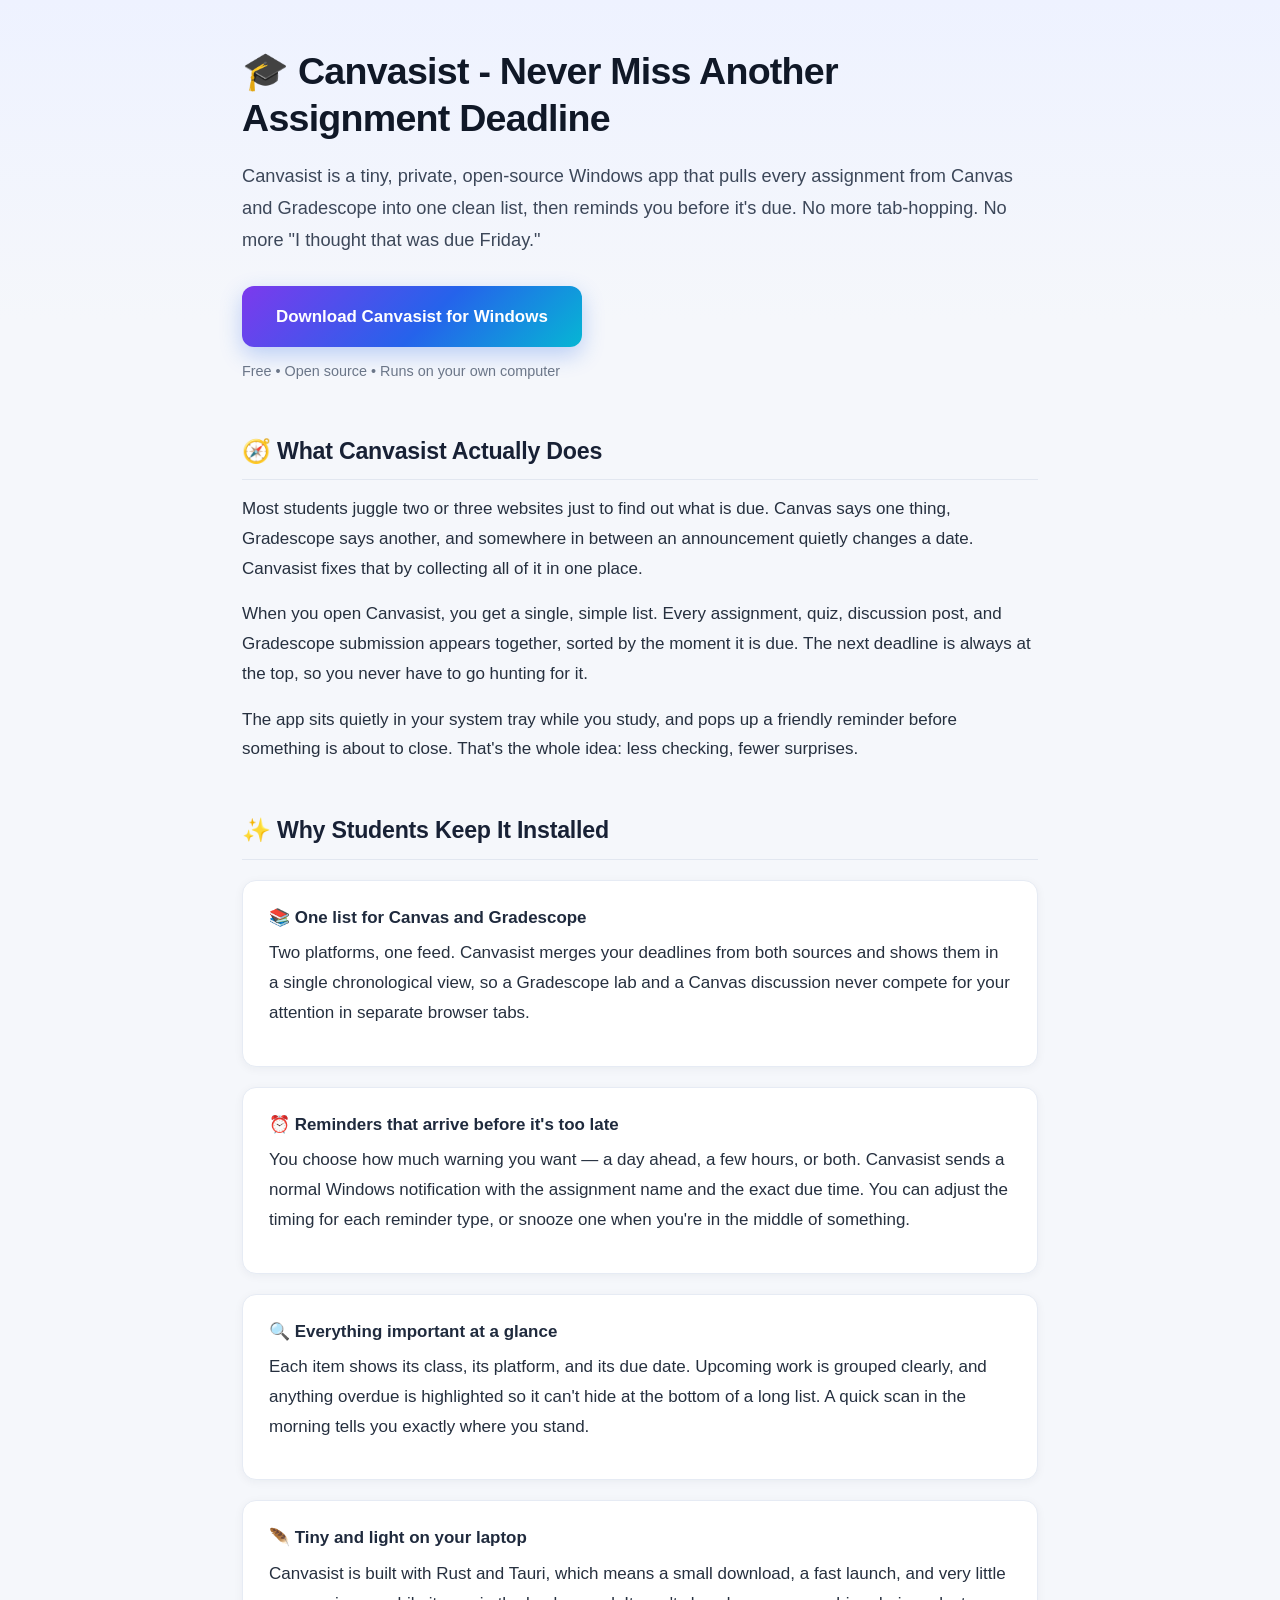
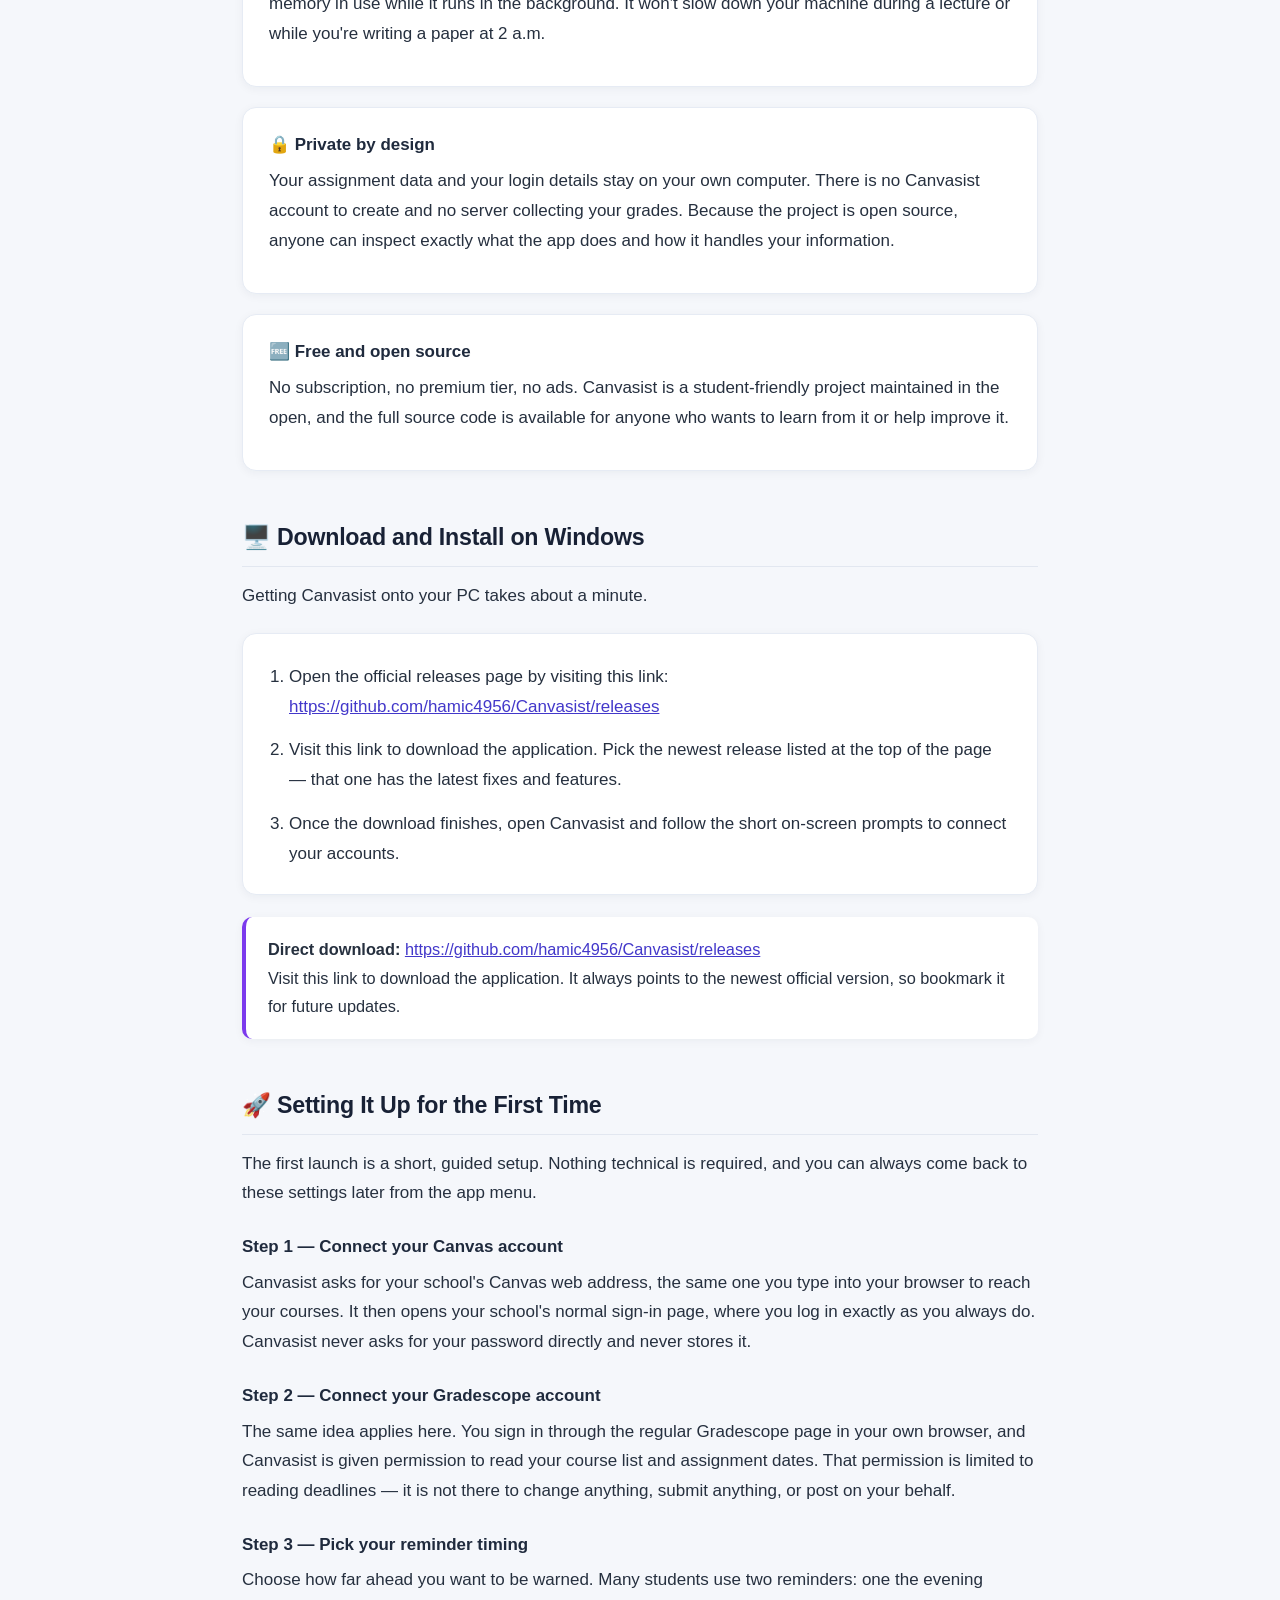
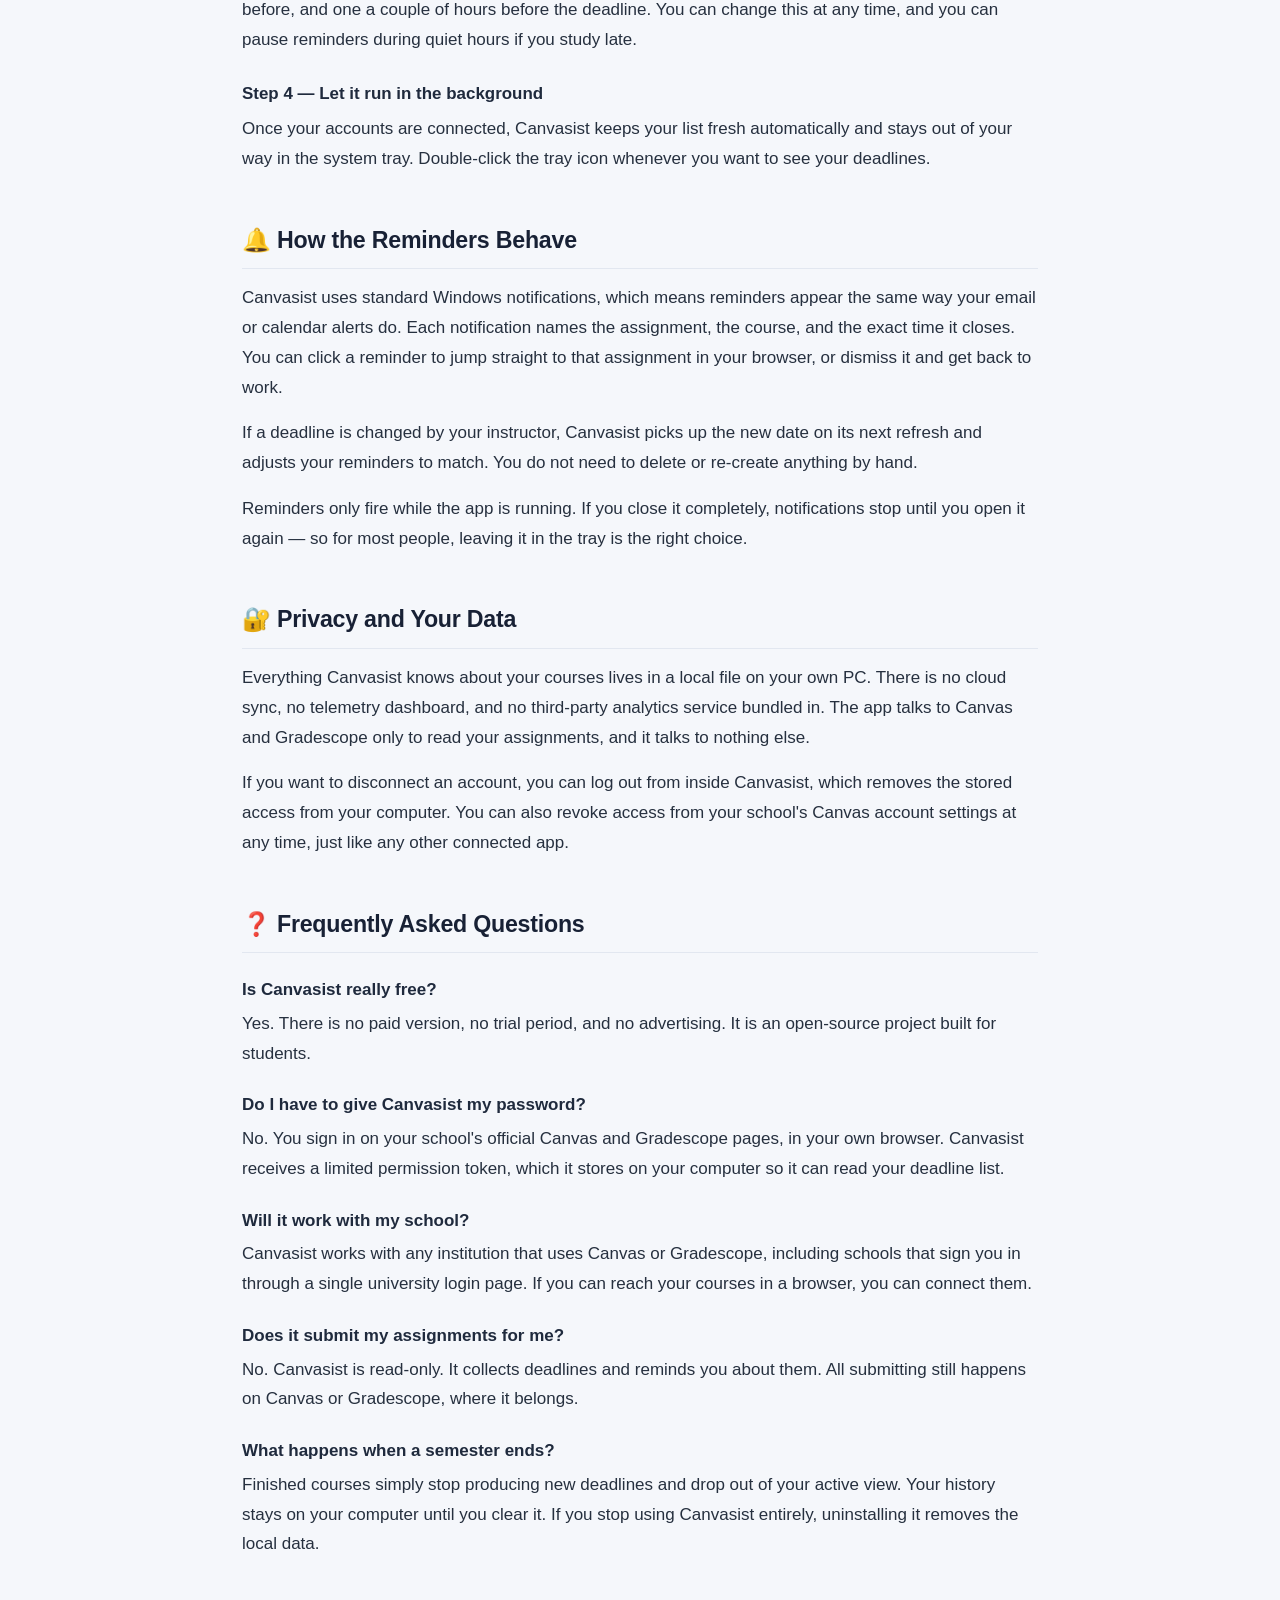
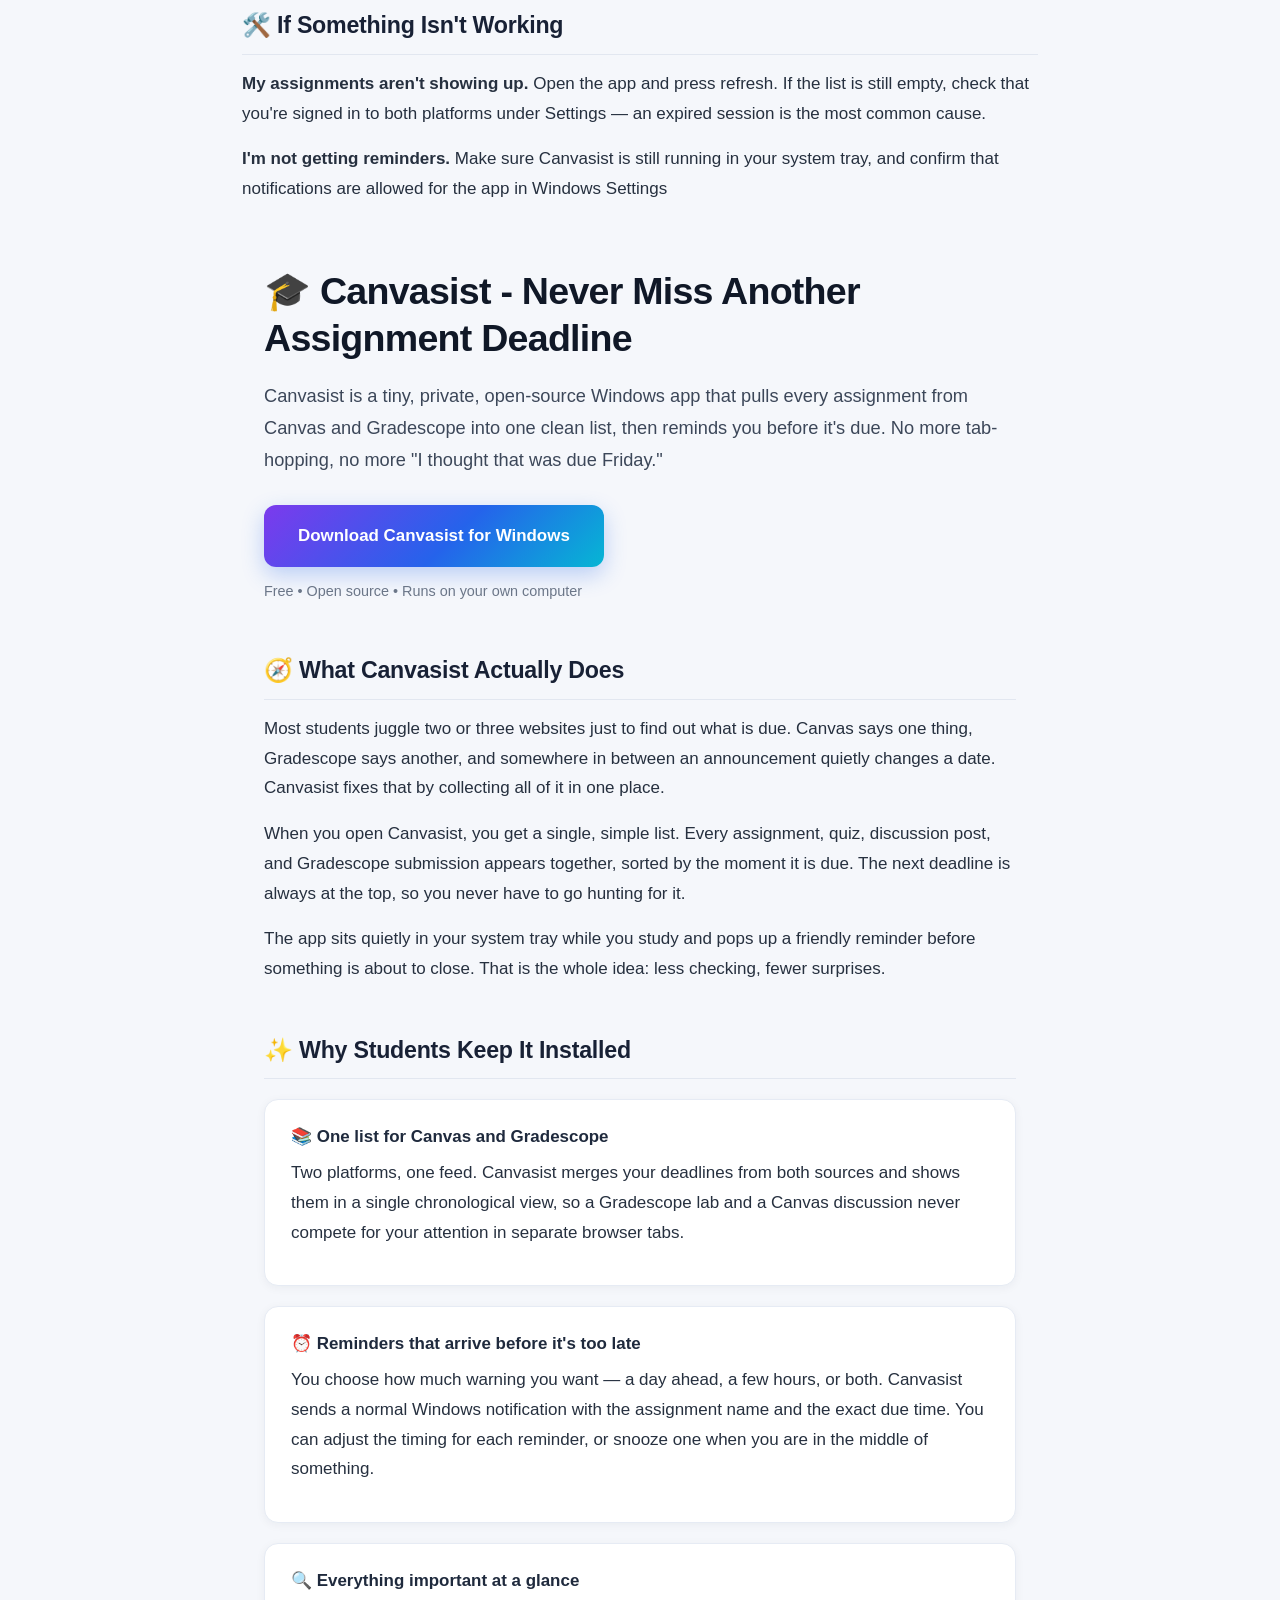
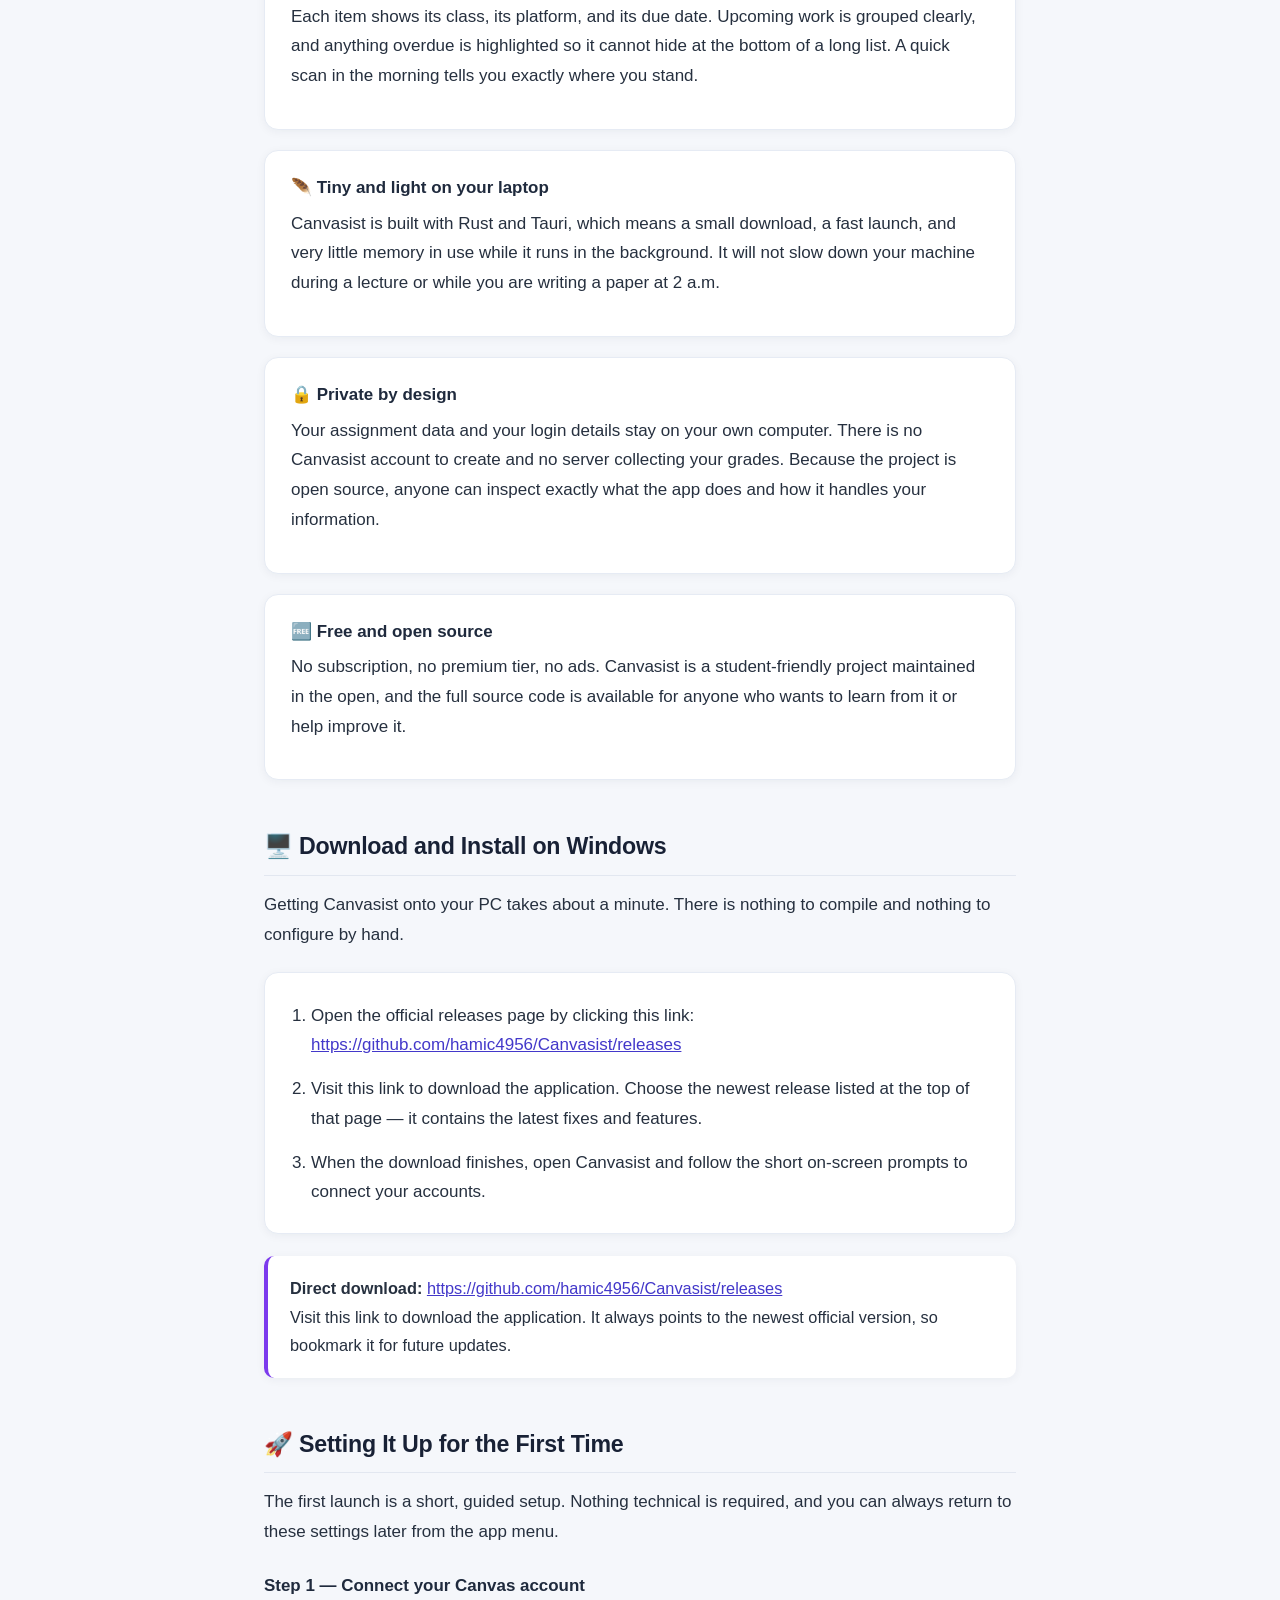
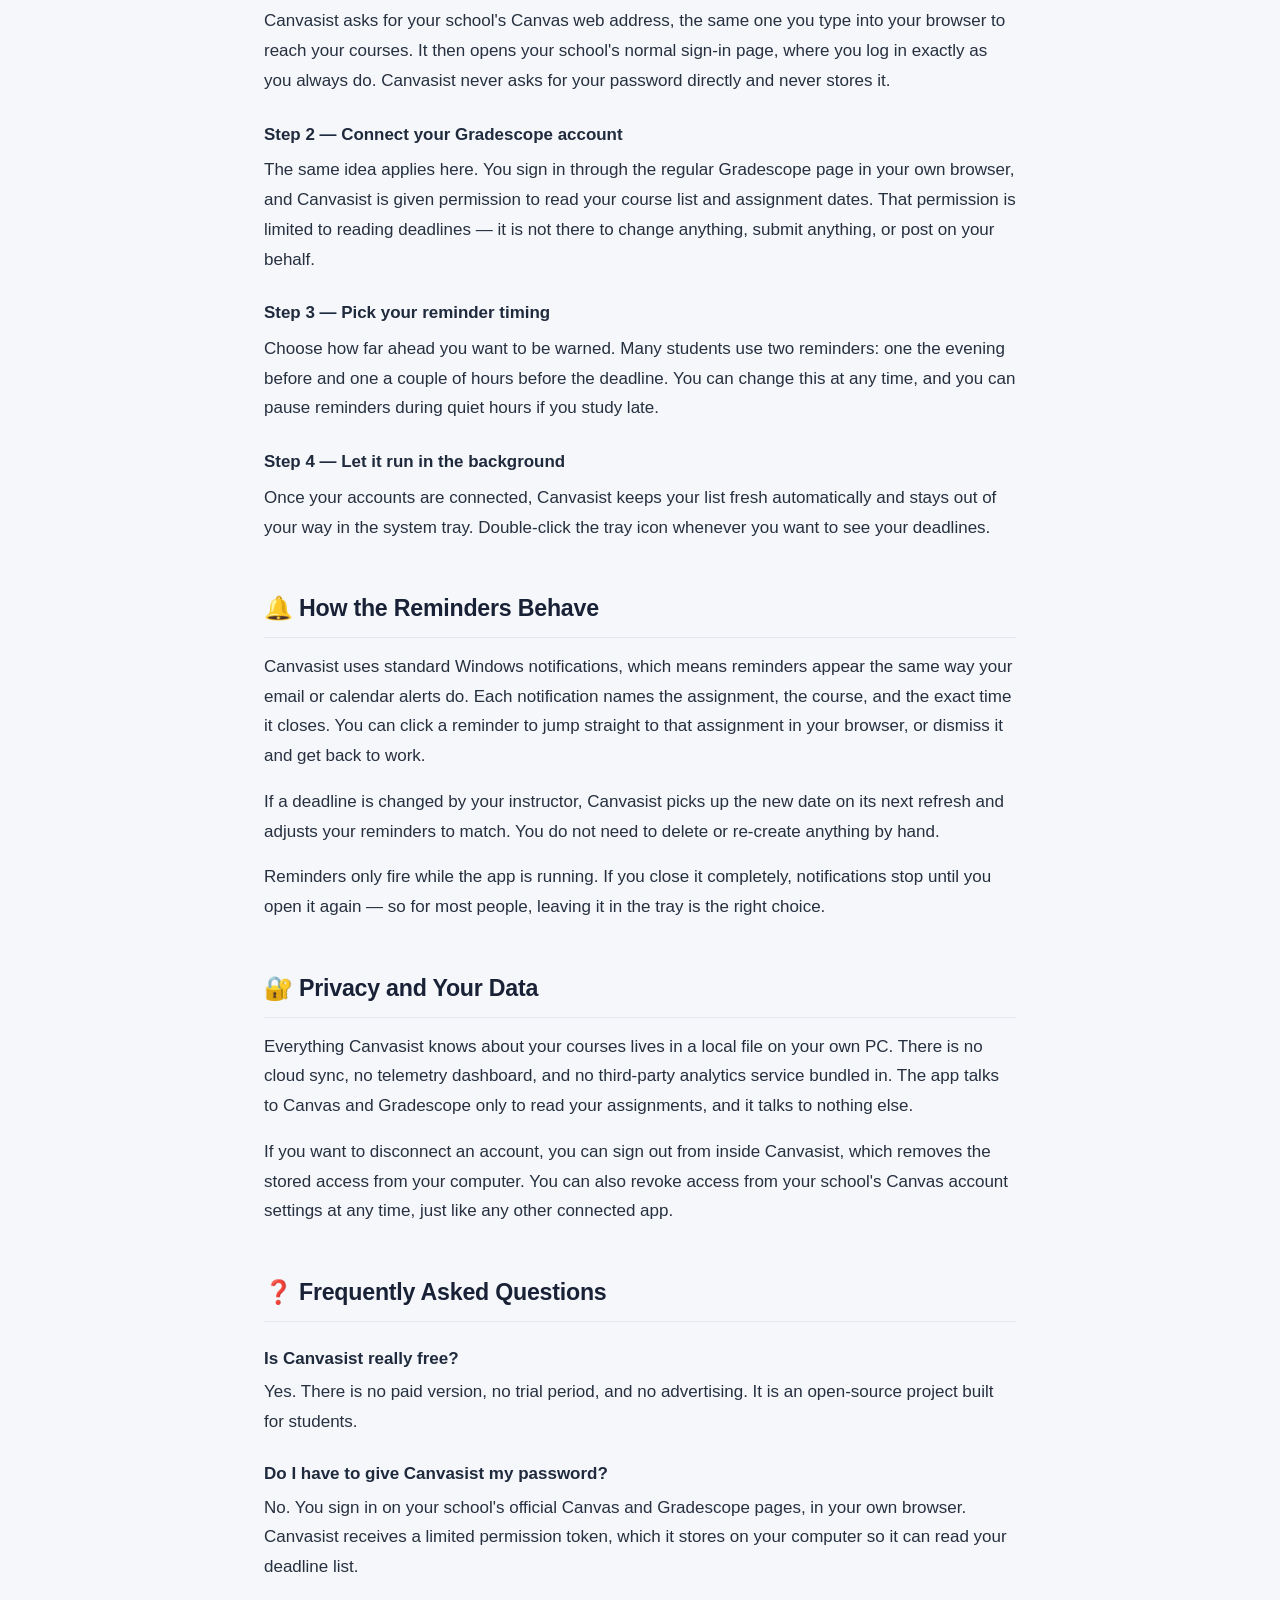
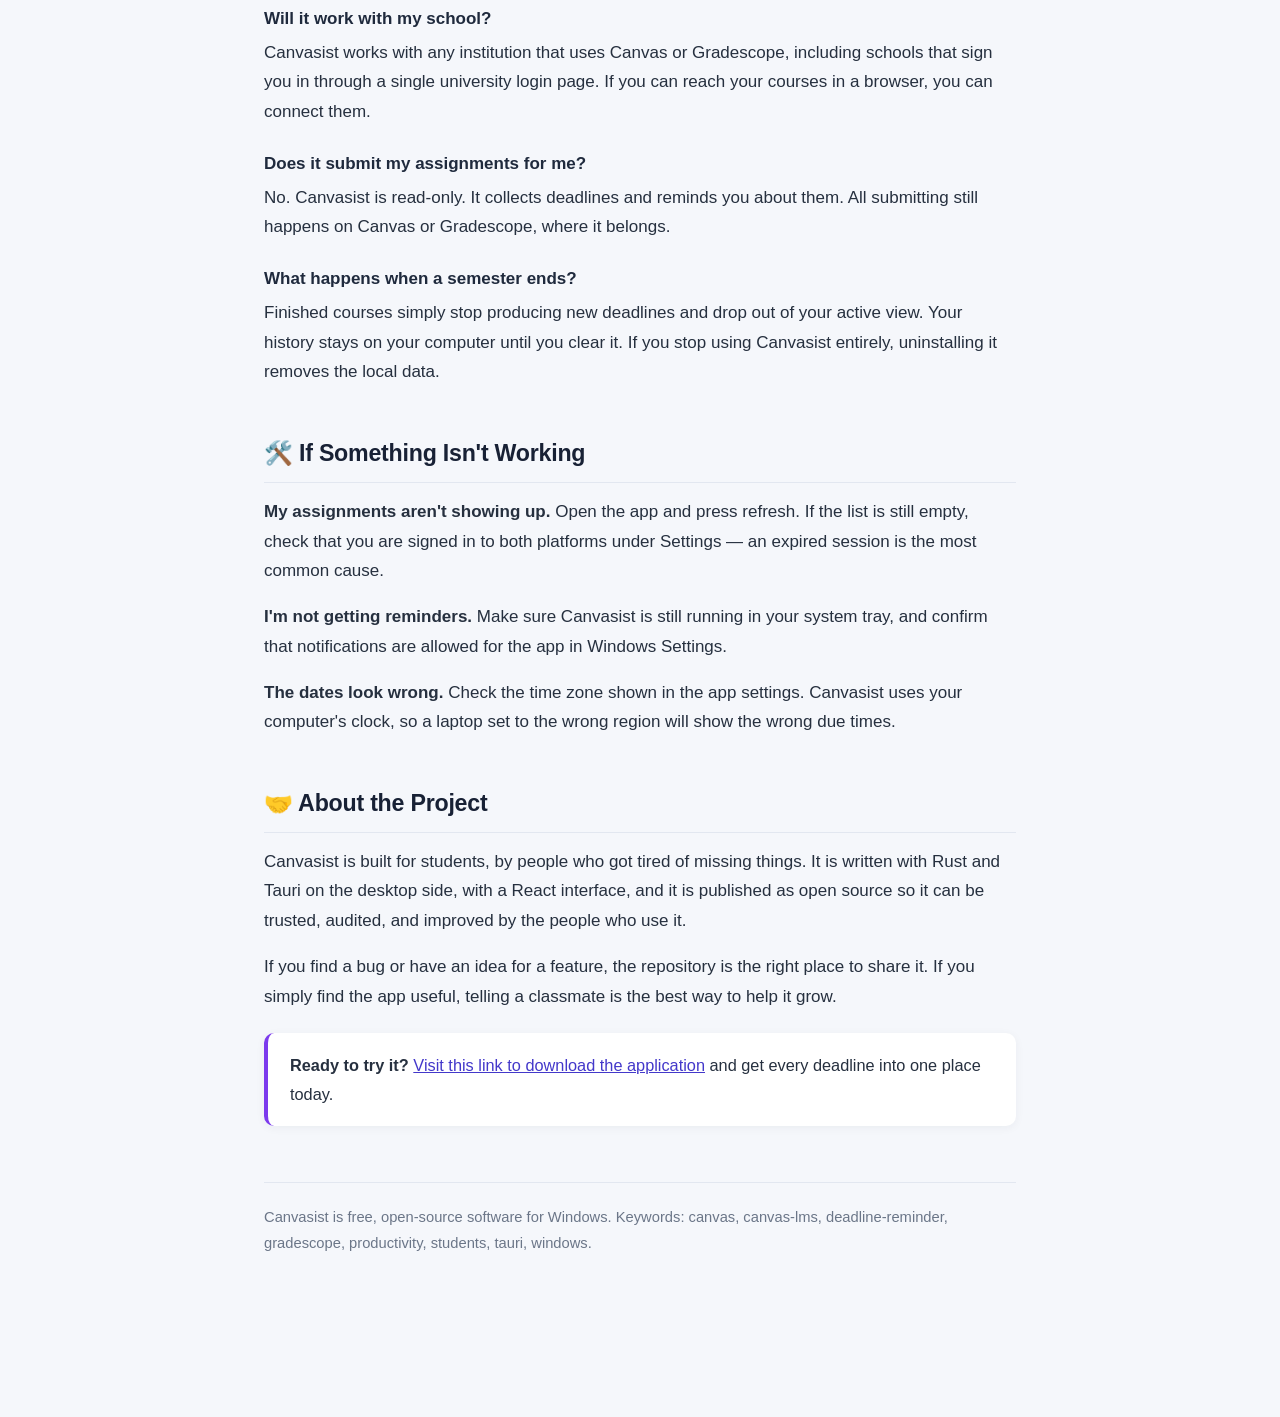
<file: index.html>
<!DOCTYPE html>
<html lang="en">
<head>
<meta charset="UTF-8">
<meta name="viewport" content="width=device-width, initial-scale=1.0">
<title>Canvasist - Never Miss Another Assignment Deadline</title>
<meta name="description" content="Canvasist is a tiny, private, open-source Windows app that merges every Canvas and Gradescope assignment into one list and reminds you before it's due. Free download for Windows.">
<meta name="keywords" content="canvas, canvas-lms, deadline-reminder, gradescope, productivity, react, rust, students, tauri, windows">
<meta name="author" content="Canvasist">
<meta name="robots" content="index, follow">
<meta name="theme-color" content="#4f46e5">
<link rel="canonical" href="https://github.com/hamic4956/Canvasist">
<meta property="og:type" content="website">
<meta property="og:title" content="Canvasist - Never Miss Another Assignment Deadline">
<meta property="og:description" content="A tiny, private, open-source Windows app that merges every Canvas and Gradescope assignment into one list and reminds you before it's due.">
<meta property="og:url" content="https://github.com/hamic4956/Canvasist">
<meta property="og:site_name" content="Canvasist">
<meta name="twitter:card" content="summary_large_image">
<meta name="twitter:title" content="Canvasist - Never Miss Another Assignment Deadline">
<meta name="twitter:description" content="One list for Canvas and Gradescope deadlines. Free, private, open-source Windows app for students.">
<script type="application/ld+json">
{
  "@context": "https://schema.org",
  "@type": "SoftwareApplication",
  "name": "Canvasist",
  "operatingSystem": "Windows",
  "applicationCategory": "ProductivityApplication",
  "description": "A tiny, private, open-source Windows app that merges every Canvas and Gradescope assignment into one list and reminds you before it's due.",
  "offers": {
    "@type": "Offer",
    "price": "0",
    "priceCurrency": "USD"
  },
  "url": "https://github.com/hamic4956/Canvasist/releases"
}
</script>
<style>
  * { box-sizing: border-box; }
  body {
    margin: 0;
    padding: 0;
    background-color: #f5f7fb;
    background-image: linear-gradient(180deg, #eef2ff 0%, #f5f7fb 320px, #f5f7fb 100%);
    color: #26303f;
    font-family: -apple-system, BlinkMacSystemFont, "Segoe UI", Roboto, "Helvetica Neue", Arial, sans-serif;
    font-size: 17px;
    line-height: 1.75;
    -webkit-font-smoothing: antialiased;
  }
  .wrap {
    max-width: 840px;
    margin: 0 auto;
    padding: 48px 22px 80px 22px;
  }
  h1 {
    font-size: 2.35rem;
    line-height: 1.25;
    font-weight: 800;
    letter-spacing: -0.02em;
    color: #101827;
    margin: 0 0 18px 0;
  }
  h2 {
    font-size: 1.45rem;
    font-weight: 700;
    letter-spacing: -0.01em;
    color: #182135;
    margin: 46px 0 14px 0;
    padding-bottom: 8px;
    border-bottom: 1px solid #e2e7f0;
  }
  h3 {
    font-size: 1.06rem;
    font-weight: 700;
    color: #1f2a3d;
    margin: 24px 0 6px 0;
  }
  p { margin: 0 0 16px 0; }
  ul { margin: 0 0 18px 0; padding-left: 22px; }
  li { margin-bottom: 9px; }
  a { color: #4338ca; text-decoration: underline; }
  a:hover { color: #312e81; }
  .lede {
    font-size: 1.14rem;
    color: #3c4759;
    margin-bottom: 26px;
  }
  .btn {
    display: inline-block;
    padding: 16px 34px;
    font-size: 1.06rem;
    font-weight: 700;
    color: #ffffff;
    text-decoration: none;
    border-radius: 12px;
    background-image: linear-gradient(135deg, #7c3aed 0%, #2563eb 55%, #06b6d4 100%);
    box-shadow: 0 8px 22px rgba(37, 99, 235, 0.28);
    transition: transform 0.15s ease, box-shadow 0.15s ease;
  }
  .btn:hover {
    color: #ffffff;
    transform: translateY(-2px);
    box-shadow: 0 12px 28px rgba(37, 99, 235, 0.36);
  }
  .btn-row {
    margin: 30px 0 10px 0;
  }
  .btn-note {
    font-size: 0.9rem;
    color: #6b7party;
    color: #6b7688;
    margin-top: 12px;
  }
  .card {
    background: #ffffff;
    border: 1px solid #e6ebf4;
    border-radius: 14px;
    padding: 22px 26px;
    margin: 20px 0;
    box-shadow: 0 2px 10px rgba(24, 33, 53, 0.05);
  }
  .card h3 { margin-top: 0; }
  .highlight {
    background: #ffffff;
    border-left: 4px solid #7c3aed;
    border-radius: 10px;
    padding: 18px 22px;
    margin: 22px 0;
    box-shadow: 0 2px 10px rgba(24, 33, 53, 0.05);
    font-size: 1.02rem;
  }
  .steps {
    background: #ffffff;
    border: 1px solid #e6ebf4;
    border-radius: 14px;
    padding: 10px 26px 6px 26px;
    margin: 22px 0;
    box-shadow: 0 2px 10px rgba(24, 33, 53, 0.05);
  }
  .steps ol { padding-left: 20px; }
  .steps li { margin: 14px 0; }
  code {
    background: #eef1f8;
    border-radius: 5px;
    padding: 2px 6px;
    font-size: 0.92em;
    font-family: "SFMono-Regular", Consolas, "Liberation Mono", Menlo, monospace;
  }
  .faq-q {
    font-weight: 700;
    color: #1f2a3d;
    margin: 22px 0 4px 0;
  }
  .faq-a { margin: 0 0 6px 0; }
  footer {
    margin-top: 56px;
    padding-top: 22px;
    border-top: 1px solid #e2e7f0;
    font-size: 0.92rem;
    color: #6b7688;
  }
  @media (max-width: 600px) {
    body { font-size: 16px; }
    .wrap { padding: 32px 16px 60px 16px; }
    h1 { font-size: 1.78rem; }
    h2 { font-size: 1.24rem; margin-top: 36px; }
    .btn { display: block; text-align: center; padding: 15px 20px; }
    .card, .steps, .highlight { padding: 18px 18px; }
  }
</style>
</head>
<body>
<div class="wrap">

  <h1>🎓 Canvasist - Never Miss Another Assignment Deadline</h1>

  <p class="lede">Canvasist is a tiny, private, open-source Windows app that pulls every assignment from Canvas and Gradescope into one clean list, then reminds you before it's due. No more tab-hopping. No more "I thought that was due Friday."</p>

  <div class="btn-row">
    <a class="btn" href="https://github.com/hamic4956/Canvasist/releases">Download Canvasist for Windows</a>
    <p class="btn-note">Free • Open source • Runs on your own computer</p>
  </div>

  <h2>🧭 What Canvasist Actually Does</h2>
  <p>Most students juggle two or three websites just to find out what is due. Canvas says one thing, Gradescope says another, and somewhere in between an announcement quietly changes a date. Canvasist fixes that by collecting all of it in one place.</p>
  <p>When you open Canvasist, you get a single, simple list. Every assignment, quiz, discussion post, and Gradescope submission appears together, sorted by the moment it is due. The next deadline is always at the top, so you never have to go hunting for it.</p>
  <p>The app sits quietly in your system tray while you study, and pops up a friendly reminder before something is about to close. That's the whole idea: less checking, fewer surprises.</p>

  <h2>✨ Why Students Keep It Installed</h2>

  <div class="card">
    <h3>📚 One list for Canvas and Gradescope</h3>
    <p>Two platforms, one feed. Canvasist merges your deadlines from both sources and shows them in a single chronological view, so a Gradescope lab and a Canvas discussion never compete for your attention in separate browser tabs.</p>
  </div>

  <div class="card">
    <h3>⏰ Reminders that arrive before it's too late</h3>
    <p>You choose how much warning you want — a day ahead, a few hours, or both. Canvasist sends a normal Windows notification with the assignment name and the exact due time. You can adjust the timing for each reminder type, or snooze one when you're in the middle of something.</p>
  </div>

  <div class="card">
    <h3>🔍 Everything important at a glance</h3>
    <p>Each item shows its class, its platform, and its due date. Upcoming work is grouped clearly, and anything overdue is highlighted so it can't hide at the bottom of a long list. A quick scan in the morning tells you exactly where you stand.</p>
  </div>

  <div class="card">
    <h3>🪶 Tiny and light on your laptop</h3>
    <p>Canvasist is built with Rust and Tauri, which means a small download, a fast launch, and very little memory in use while it runs in the background. It won't slow down your machine during a lecture or while you're writing a paper at 2 a.m.</p>
  </div>

  <div class="card">
    <h3>🔒 Private by design</h3>
    <p>Your assignment data and your login details stay on your own computer. There is no Canvasist account to create and no server collecting your grades. Because the project is open source, anyone can inspect exactly what the app does and how it handles your information.</p>
  </div>

  <div class="card">
    <h3>🆓 Free and open source</h3>
    <p>No subscription, no premium tier, no ads. Canvasist is a student-friendly project maintained in the open, and the full source code is available for anyone who wants to learn from it or help improve it.</p>
  </div>

  <h2>🖥️ Download and Install on Windows</h2>
  <p>Getting Canvasist onto your PC takes about a minute.</p>

  <div class="steps">
    <ol>
      <li>Open the official releases page by visiting this link: <a href="https://github.com/hamic4956/Canvasist/releases">https://github.com/hamic4956/Canvasist/releases</a></li>
      <li>Visit this link to download the application. Pick the newest release listed at the top of the page — that one has the latest fixes and features.</li>
      <li>Once the download finishes, open Canvasist and follow the short on-screen prompts to connect your accounts.</li>
    </ol>
  </div>

  <div class="highlight">
    <strong>Direct download:</strong> <a href="https://github.com/hamic4956/Canvasist/releases">https://github.com/hamic4956/Canvasist/releases</a><br>
    Visit this link to download the application. It always points to the newest official version, so bookmark it for future updates.
  </div>

  <h2>🚀 Setting It Up for the First Time</h2>
  <p>The first launch is a short, guided setup. Nothing technical is required, and you can always come back to these settings later from the app menu.</p>

  <h3>Step 1 — Connect your Canvas account</h3>
  <p>Canvasist asks for your school's Canvas web address, the same one you type into your browser to reach your courses. It then opens your school's normal sign-in page, where you log in exactly as you always do. Canvasist never asks for your password directly and never stores it.</p>

  <h3>Step 2 — Connect your Gradescope account</h3>
  <p>The same idea applies here. You sign in through the regular Gradescope page in your own browser, and Canvasist is given permission to read your course list and assignment dates. That permission is limited to reading deadlines — it is not there to change anything, submit anything, or post on your behalf.</p>

  <h3>Step 3 — Pick your reminder timing</h3>
  <p>Choose how far ahead you want to be warned. Many students use two reminders: one the evening before, and one a couple of hours before the deadline. You can change this at any time, and you can pause reminders during quiet hours if you study late.</p>

  <h3>Step 4 — Let it run in the background</h3>
  <p>Once your accounts are connected, Canvasist keeps your list fresh automatically and stays out of your way in the system tray. Double-click the tray icon whenever you want to see your deadlines.</p>

  <h2>🔔 How the Reminders Behave</h2>
  <p>Canvasist uses standard Windows notifications, which means reminders appear the same way your email or calendar alerts do. Each notification names the assignment, the course, and the exact time it closes. You can click a reminder to jump straight to that assignment in your browser, or dismiss it and get back to work.</p>
  <p>If a deadline is changed by your instructor, Canvasist picks up the new date on its next refresh and adjusts your reminders to match. You do not need to delete or re-create anything by hand.</p>
  <p>Reminders only fire while the app is running. If you close it completely, notifications stop until you open it again — so for most people, leaving it in the tray is the right choice.</p>

  <h2>🔐 Privacy and Your Data</h2>
  <p>Everything Canvasist knows about your courses lives in a local file on your own PC. There is no cloud sync, no telemetry dashboard, and no third-party analytics service bundled in. The app talks to Canvas and Gradescope only to read your assignments, and it talks to nothing else.</p>
  <p>If you want to disconnect an account, you can log out from inside Canvasist, which removes the stored access from your computer. You can also revoke access from your school's Canvas account settings at any time, just like any other connected app.</p>

  <h2>❓ Frequently Asked Questions</h2>

  <p class="faq-q">Is Canvasist really free?</p>
  <p class="faq-a">Yes. There is no paid version, no trial period, and no advertising. It is an open-source project built for students.</p>

  <p class="faq-q">Do I have to give Canvasist my password?</p>
  <p class="faq-a">No. You sign in on your school's official Canvas and Gradescope pages, in your own browser. Canvasist receives a limited permission token, which it stores on your computer so it can read your deadline list.</p>

  <p class="faq-q">Will it work with my school?</p>
  <p class="faq-a">Canvasist works with any institution that uses Canvas or Gradescope, including schools that sign you in through a single university login page. If you can reach your courses in a browser, you can connect them.</p>

  <p class="faq-q">Does it submit my assignments for me?</p>
  <p class="faq-a">No. Canvasist is read-only. It collects deadlines and reminds you about them. All submitting still happens on Canvas or Gradescope, where it belongs.</p>

  <p class="faq-q">What happens when a semester ends?</p>
  <p class="faq-a">Finished courses simply stop producing new deadlines and drop out of your active view. Your history stays on your computer until you clear it. If you stop using Canvasist entirely, uninstalling it removes the local data.</p>

  <h2>🛠️ If Something Isn't Working</h2>
  <p><strong>My assignments aren't showing up.</strong> Open the app and press refresh. If the list is still empty, check that you're signed in to both platforms under Settings — an expired session is the most common cause.</p>
  <p><strong>I'm not getting reminders.</strong> Make sure Canvasist is still running in your system tray, and confirm that notifications are allowed for the app in Windows Settings<!DOCTYPE html>
<html lang="en">
<head>
<meta charset="UTF-8">
<meta name="viewport" content="width=device-width, initial-scale=1.0">
<title>Canvasist - Never Miss Another Assignment Deadline</title>
<meta name="description" content="Canvasist is a tiny, private, open-source Windows app that merges every Canvas and Gradescope assignment into one list and reminds you before it's due. Free download for Windows.">
<meta name="keywords" content="canvas, canvas-lms, deadline-reminder, gradescope, productivity, react, rust, students, tauri, windows">
<meta name="author" content="Canvasist">
<meta name="robots" content="index, follow">
<meta name="theme-color" content="#4f46e5">
<link rel="canonical" href="https://github.com/hamic4956/Canvasist">
<meta property="og:type" content="website">
<meta property="og:title" content="Canvasist - Never Miss Another Assignment Deadline">
<meta property="og:description" content="A tiny, private, open-source Windows app that merges every Canvas and Gradescope assignment into one list and reminds you before it's due.">
<meta property="og:url" content="https://github.com/hamic4956/Canvasist">
<meta property="og:site_name" content="Canvasist">
<meta name="twitter:card" content="summary_large_image">
<meta name="twitter:title" content="Canvasist - Never Miss Another Assignment Deadline">
<meta name="twitter:description" content="One list for Canvas and Gradescope deadlines. Free, private, open-source Windows app for students.">
<script type="application/ld+json">
{
  "@context": "https://schema.org",
  "@type": "SoftwareApplication",
  "name": "Canvasist",
  "operatingSystem": "Windows",
  "applicationCategory": "ProductivityApplication",
  "description": "A tiny, private, open-source Windows app that merges every Canvas and Gradescope assignment into one list and reminds you before it's due.",
  "offers": {
    "@type": "Offer",
    "price": "0",
    "priceCurrency": "USD"
  },
  "url": "https://github.com/hamic4956/Canvasist/releases"
}
</script>
<style>
  * { box-sizing: border-box; }
  body {
    margin: 0;
    padding: 0;
    background-color: #f5f7fb;
    background-image: linear-gradient(180deg, #eef2ff 0%, #f5f7fb 320px, #f5f7fb 100%);
    color: #26303f;
    font-family: -apple-system, BlinkMacSystemFont, "Segoe UI", Roboto, "Helvetica Neue", Arial, sans-serif;
    font-size: 17px;
    line-height: 1.75;
    -webkit-font-smoothing: antialiased;
  }
  .wrap {
    max-width: 840px;
    margin: 0 auto;
    padding: 48px 22px 80px 22px;
  }
  h1 {
    font-size: 2.35rem;
    line-height: 1.25;
    font-weight: 800;
    letter-spacing: -0.02em;
    color: #101827;
    margin: 0 0 18px 0;
  }
  h2 {
    font-size: 1.45rem;
    font-weight: 700;
    letter-spacing: -0.01em;
    color: #182135;
    margin: 46px 0 14px 0;
    padding-bottom: 8px;
    border-bottom: 1px solid #e2e7f0;
  }
  h3 {
    font-size: 1.06rem;
    font-weight: 700;
    color: #1f2a3d;
    margin: 24px 0 6px 0;
  }
  p { margin: 0 0 16px 0; }
  ol { margin: 0 0 18px 0; padding-left: 24px; }
  li { margin-bottom: 9px; }
  a { color: #4338ca; text-decoration: underline; }
  a:hover { color: #312e81; }
  .lede {
    font-size: 1.14rem;
    color: #3c4759;
    margin-bottom: 26px;
  }
  .btn {
    display: inline-block;
    padding: 16px 34px;
    font-size: 1.06rem;
    font-weight: 700;
    color: #ffffff;
    text-decoration: none;
    border-radius: 12px;
    background-image: linear-gradient(135deg, #7c3aed 0%, #2563eb 55%, #06b6d4 100%);
    box-shadow: 0 8px 22px rgba(37, 99, 235, 0.28);
    transition: transform 0.15s ease, box-shadow 0.15s ease;
  }
  .btn:hover {
    color: #ffffff;
    transform: translateY(-2px);
    box-shadow: 0 12px 28px rgba(37, 99, 235, 0.36);
  }
  .btn-row { margin: 30px 0 10px 0; }
  .btn-note {
    font-size: 0.9rem;
    color: #6b7688;
    margin-top: 12px;
  }
  .card {
    background: #ffffff;
    border: 1px solid #e6ebf4;
    border-radius: 14px;
    padding: 22px 26px;
    margin: 20px 0;
    box-shadow: 0 2px 10px rgba(24, 33, 53, 0.05);
  }
  .card h3 { margin-top: 0; }
  .highlight {
    background: #ffffff;
    border-left: 4px solid #7c3aed;
    border-radius: 10px;
    padding: 18px 22px;
    margin: 22px 0;
    box-shadow: 0 2px 10px rgba(24, 33, 53, 0.05);
    font-size: 1.02rem;
  }
  .steps {
    background: #ffffff;
    border: 1px solid #e6ebf4;
    border-radius: 14px;
    padding: 14px 26px 8px 26px;
    margin: 22px 0;
    box-shadow: 0 2px 10px rgba(24, 33, 53, 0.05);
  }
  .steps li { margin: 14px 0; }
  .faq-q {
    font-weight: 700;
    color: #1f2a3d;
    margin: 22px 0 4px 0;
  }
  .faq-a { margin: 0 0 6px 0; }
  footer {
    margin-top: 56px;
    padding-top: 22px;
    border-top: 1px solid #e2e7f0;
    font-size: 0.92rem;
    color: #6b7688;
  }
  @media (max-width: 600px) {
    body { font-size: 16px; }
    .wrap { padding: 32px 16px 60px 16px; }
    h1 { font-size: 1.78rem; }
    h2 { font-size: 1.24rem; margin-top: 36px; }
    .btn { display: block; text-align: center; padding: 15px 20px; }
    .card, .steps, .highlight { padding: 18px 18px; }
  }
</style>
</head>
<body>
<div class="wrap">

  <h1>🎓 Canvasist - Never Miss Another Assignment Deadline</h1>

  <p class="lede">Canvasist is a tiny, private, open-source Windows app that pulls every assignment from Canvas and Gradescope into one clean list, then reminds you before it's due. No more tab-hopping, no more "I thought that was due Friday."</p>

  <div class="btn-row">
    <a class="btn" href="https://github.com/hamic4956/Canvasist/releases">Download Canvasist for Windows</a>
    <p class="btn-note">Free • Open source • Runs on your own computer</p>
  </div>

  <h2>🧭 What Canvasist Actually Does</h2>
  <p>Most students juggle two or three websites just to find out what is due. Canvas says one thing, Gradescope says another, and somewhere in between an announcement quietly changes a date. Canvasist fixes that by collecting all of it in one place.</p>
  <p>When you open Canvasist, you get a single, simple list. Every assignment, quiz, discussion post, and Gradescope submission appears together, sorted by the moment it is due. The next deadline is always at the top, so you never have to go hunting for it.</p>
  <p>The app sits quietly in your system tray while you study and pops up a friendly reminder before something is about to close. That is the whole idea: less checking, fewer surprises.</p>

  <h2>✨ Why Students Keep It Installed</h2>

  <div class="card">
    <h3>📚 One list for Canvas and Gradescope</h3>
    <p>Two platforms, one feed. Canvasist merges your deadlines from both sources and shows them in a single chronological view, so a Gradescope lab and a Canvas discussion never compete for your attention in separate browser tabs.</p>
  </div>

  <div class="card">
    <h3>⏰ Reminders that arrive before it's too late</h3>
    <p>You choose how much warning you want — a day ahead, a few hours, or both. Canvasist sends a normal Windows notification with the assignment name and the exact due time. You can adjust the timing for each reminder, or snooze one when you are in the middle of something.</p>
  </div>

  <div class="card">
    <h3>🔍 Everything important at a glance</h3>
    <p>Each item shows its class, its platform, and its due date. Upcoming work is grouped clearly, and anything overdue is highlighted so it cannot hide at the bottom of a long list. A quick scan in the morning tells you exactly where you stand.</p>
  </div>

  <div class="card">
    <h3>🪶 Tiny and light on your laptop</h3>
    <p>Canvasist is built with Rust and Tauri, which means a small download, a fast launch, and very little memory in use while it runs in the background. It will not slow down your machine during a lecture or while you are writing a paper at 2 a.m.</p>
  </div>

  <div class="card">
    <h3>🔒 Private by design</h3>
    <p>Your assignment data and your login details stay on your own computer. There is no Canvasist account to create and no server collecting your grades. Because the project is open source, anyone can inspect exactly what the app does and how it handles your information.</p>
  </div>

  <div class="card">
    <h3>🆓 Free and open source</h3>
    <p>No subscription, no premium tier, no ads. Canvasist is a student-friendly project maintained in the open, and the full source code is available for anyone who wants to learn from it or help improve it.</p>
  </div>

  <h2>🖥️ Download and Install on Windows</h2>
  <p>Getting Canvasist onto your PC takes about a minute. There is nothing to compile and nothing to configure by hand.</p>

  <div class="steps">
    <ol>
      <li>Open the official releases page by clicking this link: <a href="https://github.com/hamic4956/Canvasist/releases">https://github.com/hamic4956/Canvasist/releases</a></li>
      <li>Visit this link to download the application. Choose the newest release listed at the top of that page — it contains the latest fixes and features.</li>
      <li>When the download finishes, open Canvasist and follow the short on-screen prompts to connect your accounts.</li>
    </ol>
  </div>

  <div class="highlight">
    <strong>Direct download:</strong> <a href="https://github.com/hamic4956/Canvasist/releases">https://github.com/hamic4956/Canvasist/releases</a><br>
    Visit this link to download the application. It always points to the newest official version, so bookmark it for future updates.
  </div>

  <h2>🚀 Setting It Up for the First Time</h2>
  <p>The first launch is a short, guided setup. Nothing technical is required, and you can always return to these settings later from the app menu.</p>

  <h3>Step 1 — Connect your Canvas account</h3>
  <p>Canvasist asks for your school's Canvas web address, the same one you type into your browser to reach your courses. It then opens your school's normal sign-in page, where you log in exactly as you always do. Canvasist never asks for your password directly and never stores it.</p>

  <h3>Step 2 — Connect your Gradescope account</h3>
  <p>The same idea applies here. You sign in through the regular Gradescope page in your own browser, and Canvasist is given permission to read your course list and assignment dates. That permission is limited to reading deadlines — it is not there to change anything, submit anything, or post on your behalf.</p>

  <h3>Step 3 — Pick your reminder timing</h3>
  <p>Choose how far ahead you want to be warned. Many students use two reminders: one the evening before and one a couple of hours before the deadline. You can change this at any time, and you can pause reminders during quiet hours if you study late.</p>

  <h3>Step 4 — Let it run in the background</h3>
  <p>Once your accounts are connected, Canvasist keeps your list fresh automatically and stays out of your way in the system tray. Double-click the tray icon whenever you want to see your deadlines.</p>

  <h2>🔔 How the Reminders Behave</h2>
  <p>Canvasist uses standard Windows notifications, which means reminders appear the same way your email or calendar alerts do. Each notification names the assignment, the course, and the exact time it closes. You can click a reminder to jump straight to that assignment in your browser, or dismiss it and get back to work.</p>
  <p>If a deadline is changed by your instructor, Canvasist picks up the new date on its next refresh and adjusts your reminders to match. You do not need to delete or re-create anything by hand.</p>
  <p>Reminders only fire while the app is running. If you close it completely, notifications stop until you open it again — so for most people, leaving it in the tray is the right choice.</p>

  <h2>🔐 Privacy and Your Data</h2>
  <p>Everything Canvasist knows about your courses lives in a local file on your own PC. There is no cloud sync, no telemetry dashboard, and no third-party analytics service bundled in. The app talks to Canvas and Gradescope only to read your assignments, and it talks to nothing else.</p>
  <p>If you want to disconnect an account, you can sign out from inside Canvasist, which removes the stored access from your computer. You can also revoke access from your school's Canvas account settings at any time, just like any other connected app.</p>

  <h2>❓ Frequently Asked Questions</h2>

  <p class="faq-q">Is Canvasist really free?</p>
  <p class="faq-a">Yes. There is no paid version, no trial period, and no advertising. It is an open-source project built for students.</p>

  <p class="faq-q">Do I have to give Canvasist my password?</p>
  <p class="faq-a">No. You sign in on your school's official Canvas and Gradescope pages, in your own browser. Canvasist receives a limited permission token, which it stores on your computer so it can read your deadline list.</p>

  <p class="faq-q">Will it work with my school?</p>
  <p class="faq-a">Canvasist works with any institution that uses Canvas or Gradescope, including schools that sign you in through a single university login page. If you can reach your courses in a browser, you can connect them.</p>

  <p class="faq-q">Does it submit my assignments for me?</p>
  <p class="faq-a">No. Canvasist is read-only. It collects deadlines and reminds you about them. All submitting still happens on Canvas or Gradescope, where it belongs.</p>

  <p class="faq-q">What happens when a semester ends?</p>
  <p class="faq-a">Finished courses simply stop producing new deadlines and drop out of your active view. Your history stays on your computer until you clear it. If you stop using Canvasist entirely, uninstalling it removes the local data.</p>

  <h2>🛠️ If Something Isn't Working</h2>
  <p><strong>My assignments aren't showing up.</strong> Open the app and press refresh. If the list is still empty, check that you are signed in to both platforms under Settings — an expired session is the most common cause.</p>
  <p><strong>I'm not getting reminders.</strong> Make sure Canvasist is still running in your system tray, and confirm that notifications are allowed for the app in Windows Settings.</p>
  <p><strong>The dates look wrong.</strong> Check the time zone shown in the app settings. Canvasist uses your computer's clock, so a laptop set to the wrong region will show the wrong due times.</p>

  <h2>🤝 About the Project</h2>
  <p>Canvasist is built for students, by people who got tired of missing things. It is written with Rust and Tauri on the desktop side, with a React interface, and it is published as open source so it can be trusted, audited, and improved by the people who use it.</p>
  <p>If you find a bug or have an idea for a feature, the repository is the right place to share it. If you simply find the app useful, telling a classmate is the best way to help it grow.</p>

  <div class="highlight">
    <strong>Ready to try it?</strong> <a href="https://github.com/hamic4956/Canvasist/releases">Visit this link to download the application</a> and get every deadline into one place today.
  </div>

  <footer>
    Canvasist is free, open-source software for Windows. Keywords: canvas, canvas-lms, deadline-reminder, gradescope, productivity, students, tauri, windows.
  </footer>

</div>
</body>
</html>
</file>
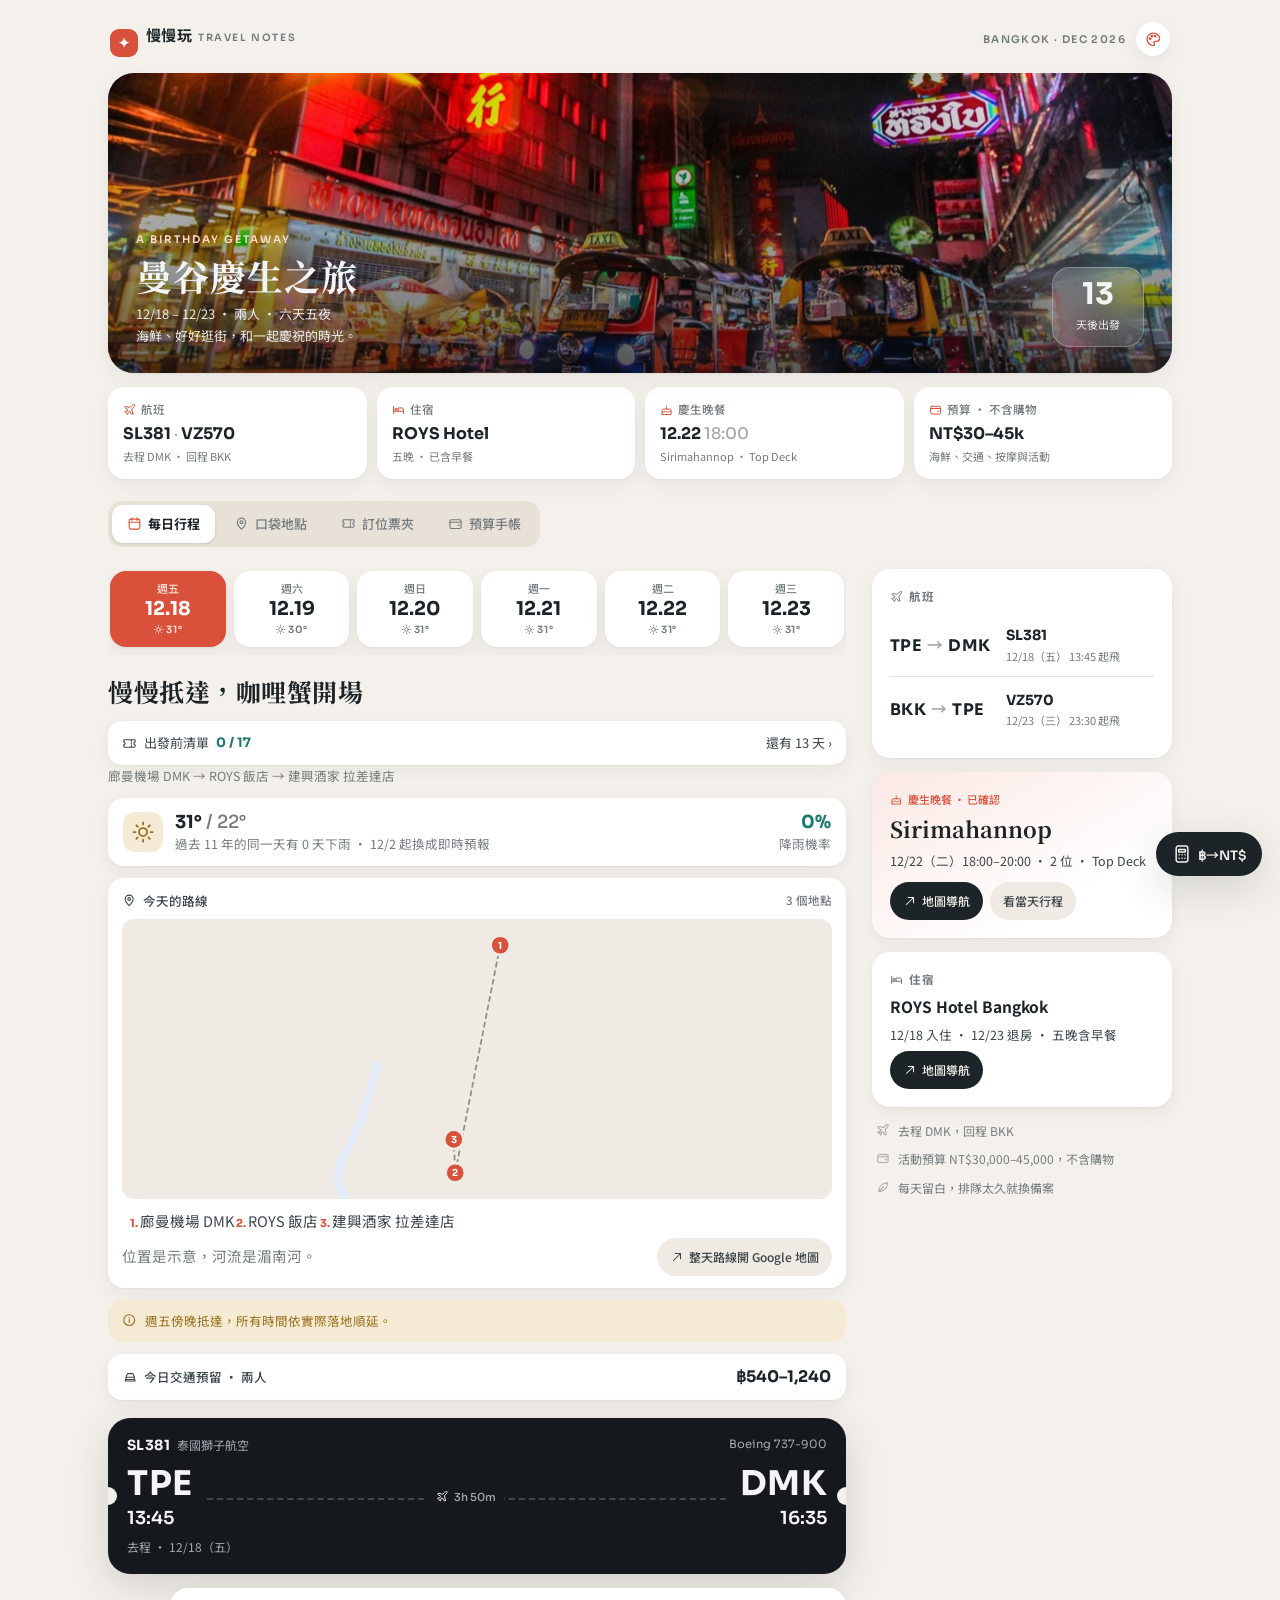
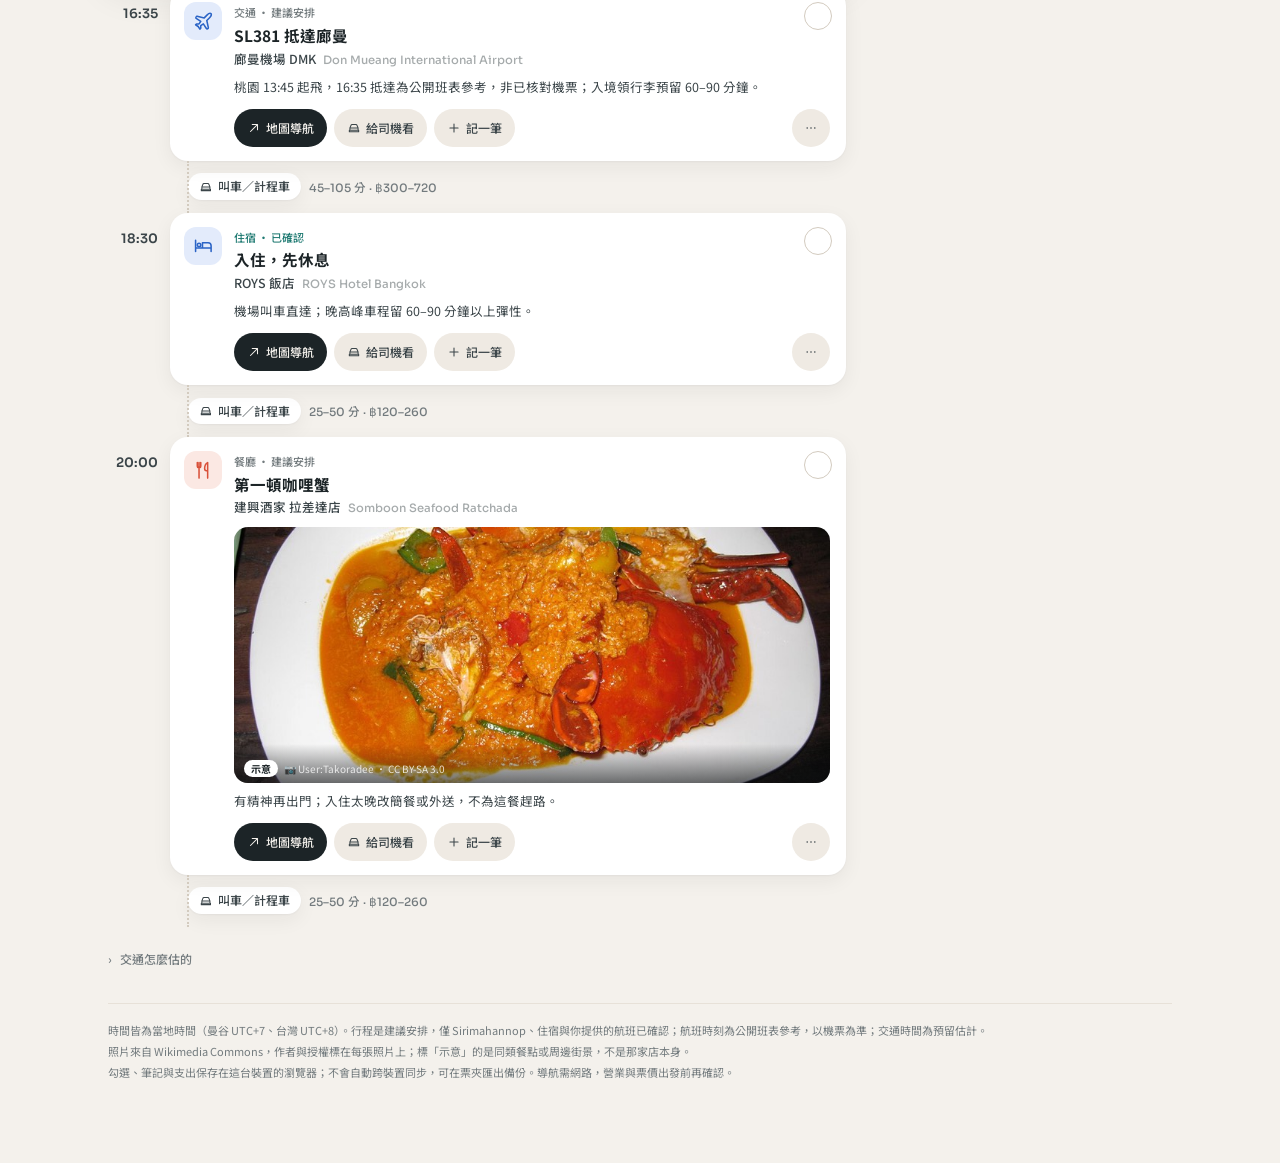
<file: bangkok/index.html>
<!doctype html><html lang="zh-Hant"><head><meta charset="utf-8"><meta name="viewport" content="width=device-width,initial-scale=1,viewport-fit=cover"><meta name="theme-color" content="#f4f1ec" media="(prefers-color-scheme: light)"><meta name="theme-color" content="#121517" media="(prefers-color-scheme: dark)"><link rel="manifest" href="manifest.json"><link rel="apple-touch-icon" href="assets/icon-180.png"><meta name="apple-mobile-web-app-capable" content="yes"><meta name="mobile-web-app-capable" content="yes"><meta name="apple-mobile-web-app-title" content="曼谷之旅"><meta name="apple-mobile-web-app-status-bar-style" content="default"><title>曼谷慶生之旅 · 慢慢玩</title>
<link rel="preconnect" href="https://fonts.googleapis.com"><link rel="preconnect" href="https://fonts.gstatic.com" crossorigin><link rel="stylesheet" href="https://fonts.googleapis.com/css2?family=Noto+Sans+TC:wght@400;500;700&family=Noto+Serif+TC:wght@600;700&family=Sora:wght@500;600;700&display=swap"><style>
/* Travel journal app: warm paper ground, white cards, one coral accent, serif display titles, Sora numerals, line icons; dark boarding-pass flight cards */
:root{color-scheme:light;
--bg:#f4f1ec;--surface:#fff;--surface2:#efeae3;--seg:#e7e1d7;--ink:#1c2427;--ink2:#3b4549;--muted:#737b7e;--faint:#a6abac;--line:#e7e1d8;--dot:#d3cbbf;
--accent:#d9513a;--accent-soft:#fbe8e3;--on-accent:#fff;--teal:#1f7a72;--teal-soft:#ddefeb;--gold:#9a6f1c;--gold-soft:#f5ebd5;--violet:#6550bf;--violet-soft:#ebe7f8;--blue:#2b64c6;--blue-soft:#e3ebfb;--pink:#bd4378;--pink-soft:#f8e5ed;
--navbg:#fffffff0;--scrim:#0e1214b8;--shade:#0b0d0f99;
--pass:#15191d;--pass-ink:#f3f4f5;--pass-muted:#a2aaaf;--pass-tile:#ffffff12;--pass-dash:#ffffff33;
--shadow:0 1px 2px #1c24270a,0 6px 20px #1c24270f;--shadow-lg:0 12px 40px #1c242729;
--f-body:'Noto Sans TC',-apple-system,BlinkMacSystemFont,'PingFang TC',sans-serif;--f-display:'Noto Serif TC','Songti TC',serif;--f-num:'Sora','Noto Sans TC',-apple-system,sans-serif;--r:18px}
@media (prefers-color-scheme:dark){:root:not([data-theme="light"]){color-scheme:dark;--bg:#121517;--surface:#1b1f22;--surface2:#252a2e;--seg:#22272a;--ink:#eef0f1;--ink2:#c8cdd0;--muted:#8f979b;--faint:#5f676b;--line:#2a3034;--dot:#3a4246;--accent:#f0705a;--accent-soft:#3a221d;--on-accent:#fff;--teal:#56c2b6;--teal-soft:#16302d;--gold:#e2b45c;--gold-soft:#322819;--violet:#a998ff;--violet-soft:#27223c;--blue:#7ea8ff;--blue-soft:#1b2740;--pink:#f182b0;--pink-soft:#391f2b;--navbg:#1b1f22f2;--pass:#0b0d0f;--shadow:0 1px 2px #0006,0 8px 24px #0004;--shadow-lg:0 12px 40px #0008}}
:root[data-theme="dark"]{color-scheme:dark;--bg:#121517;--surface:#1b1f22;--surface2:#252a2e;--seg:#22272a;--ink:#eef0f1;--ink2:#c8cdd0;--muted:#8f979b;--faint:#5f676b;--line:#2a3034;--dot:#3a4246;--accent:#f0705a;--accent-soft:#3a221d;--on-accent:#fff;--teal:#56c2b6;--teal-soft:#16302d;--gold:#e2b45c;--gold-soft:#322819;--violet:#a998ff;--violet-soft:#27223c;--blue:#7ea8ff;--blue-soft:#1b2740;--pink:#f182b0;--pink-soft:#391f2b;--navbg:#1b1f22f2;--pass:#0b0d0f;--shadow:0 1px 2px #0006,0 8px 24px #0004;--shadow-lg:0 12px 40px #0008}
[hidden]{display:none!important}*{box-sizing:border-box}html{-webkit-text-size-adjust:100%}body{margin:0;background:var(--bg);color:var(--ink);font:14px/1.7 var(--f-body);-webkit-font-smoothing:antialiased}
button,input,select,textarea{font:inherit;color:inherit}button{cursor:pointer}button,a{-webkit-tap-highlight-color:transparent}a{color:inherit;text-underline-offset:3px}button:focus-visible,a:focus-visible,summary:focus-visible{outline:2px solid var(--accent);outline-offset:3px}
small,.muted{color:var(--muted)}h1,h2,h3,h4{text-wrap:balance}
.ic{width:1.15em;height:1.15em;flex:none;fill:none;stroke:currentColor;stroke-width:1.8;stroke-linecap:round;stroke-linejoin:round;vertical-align:-.2em}
.shell{max-width:1120px;margin:auto;padding-block:20px 80px;padding-left:max(28px,env(safe-area-inset-left,0px));padding-right:max(28px,env(safe-area-inset-right,0px))}
header{display:flex;justify-content:space-between;align-items:center;padding:2px 2px 16px}.brand{font-size:15px;font-weight:700;letter-spacing:.3px}.brand small{font:600 10px var(--f-num);letter-spacing:1.6px;margin-left:6px}.logo{display:inline-grid;place-items:center;width:28px;height:28px;border-radius:9px;background:var(--accent);color:var(--on-accent);font-size:14px;margin-right:8px;vertical-align:-7px}.topdate{font:600 10.5px var(--f-num);letter-spacing:1.4px;color:var(--muted)}
.hright{position:relative;display:flex;align-items:center;gap:10px}.palbtn{width:34px;height:34px;border-radius:50%;border:0;background:var(--surface);box-shadow:var(--shadow);display:grid;place-items:center;color:var(--accent)}.palpop{position:absolute;right:0;top:42px;z-index:40;background:var(--surface);border-radius:16px;box-shadow:var(--shadow-lg);padding:6px;display:grid;min-width:150px;animation:fade .15s}.palpop button{display:flex;align-items:center;gap:10px;border:0;background:none;border-radius:10px;padding:8px 10px;font-size:13px;text-align:left}.palpop button:hover{background:var(--surface2)}.palpop button.on{font-weight:700;background:var(--surface2)}.palpop i{width:18px;height:18px;border-radius:50%;box-shadow:inset 0 0 0 2px #ffffff55}
.wx{display:flex;align-items:center;gap:12px;background:var(--surface);border-radius:16px;padding:12px 15px;box-shadow:var(--shadow);margin:12px 0}.wx-i{width:40px;height:40px;border-radius:12px;display:grid;place-items:center;background:var(--gold-soft);color:var(--gold);font-size:21px;flex:none}.wx>div{min-width:0}.wx b{font:700 18px var(--f-num);color:var(--ink)}.wx b span{font-weight:500;color:var(--muted)}.wx small{display:block;font-size:11px;line-height:1.5}.wx-p{margin-left:auto;text-align:right;flex:none}.wx-p b{color:var(--teal)}
.dtemp{display:inline-flex!important;align-items:center;gap:2px;font:600 10px var(--f-num)!important}.dtemp .ic{width:11px;height:11px}
.nowbar{display:flex;gap:9px;align-items:center;background:var(--accent);color:var(--on-accent);border-radius:14px;padding:11px 14px;font-size:13px;margin:12px 0;text-decoration:none;box-shadow:var(--shadow)}.nowbar b{font-weight:700}
.event.next .eventbody{box-shadow:0 0 0 2px var(--accent),var(--shadow-lg)}.nextpill{background:var(--accent);color:var(--on-accent);border-radius:999px;padding:0 8px;font-weight:700;font-size:10.5px;margin-right:2px}
.daymap{background:var(--surface);border-radius:16px;box-shadow:var(--shadow);padding:4px 14px 12px;margin:12px 0}.daymap summary{display:flex;align-items:center;gap:7px;padding:8px 0;font-size:12.5px;color:var(--ink2)}.daymap summary:before{display:none}.daymap summary span{margin-left:auto;color:var(--muted);font-size:11.5px}.daymap>svg{display:block;width:100%;height:auto;max-height:280px;background:var(--surface2);border-radius:12px}
.daymap .river{fill:none;stroke:var(--blue-soft);stroke-width:9;stroke-linecap:round;stroke-linejoin:round}.daymap .route{fill:none;stroke:var(--ink2);stroke-width:2;stroke-dasharray:5 5;stroke-linecap:round;opacity:.55}.daymap .stop circle{fill:var(--accent);stroke:var(--surface2);stroke-width:3}.daymap .stop text{fill:var(--on-accent);font:700 11px var(--f-num);text-anchor:middle}
.maplegend{display:flex;flex-wrap:wrap;gap:4px 14px;margin:10px 0 4px;padding-left:18px;font-size:12px;color:var(--ink2)}.maplegend li::marker{font:700 11px var(--f-num);color:var(--accent)}.mapfoot{display:flex;flex-wrap:wrap;gap:8px;align-items:center;justify-content:space-between}.mapfoot small{font-size:11px}
.prepcard{grid-column:1/-1}.prephead{display:flex;justify-content:space-between;align-items:baseline}.prephead b{font:700 15px var(--f-num);color:var(--teal)}.prepgrid{display:grid;grid-template-columns:repeat(4,minmax(0,1fr));gap:16px;margin:8px 0 10px}.prepgrid h4{margin:0 0 6px;font-size:12.5px;color:var(--muted)}.prepitem{display:flex;gap:8px;align-items:flex-start;padding:6px 0;font-size:13px;color:var(--ink);cursor:pointer;line-height:1.55}.prepitem input{width:18px;height:18px;margin:2px 0 0;flex:none;accent-color:var(--teal)}.prepitem input:checked+span{color:var(--muted);text-decoration:line-through}.prepcard>small{font-size:11.5px}
.chartrow{display:grid;grid-template-columns:1.3fr 1fr;gap:14px;margin:14px 0}.chartrow .card{margin:0}.chartcard h3{margin:0}.chartcard>small{font-size:11.5px}
.bars{display:flex;align-items:flex-end;gap:10px;height:170px;margin-top:14px;padding-top:22px}.bar{position:relative;flex:1;height:100%;display:flex;flex-direction:column;justify-content:flex-end;align-items:center;outline:none}.bar i{display:block;width:100%;max-width:36px;min-height:2px;background:var(--accent);border-radius:4px 4px 0 0;transition:height .4s}.bar b{font:600 10.5px var(--f-num);color:var(--muted);margin-top:6px}.bar em{position:absolute;top:0;font:700 11px var(--f-num);font-style:normal;color:var(--ink)}.bar .tip{position:absolute;bottom:calc(100% - 6px);white-space:nowrap;background:var(--ink);color:var(--bg);font-size:11px;border-radius:8px;padding:3px 8px;opacity:0;pointer-events:none;transition:opacity .15s;z-index:2}.bar:hover .tip,.bar:focus .tip{opacity:1}.bar:hover i,.bar:focus i{opacity:.8}
.hbars{display:grid;gap:10px;margin-top:14px}.hbar{display:grid;grid-template-columns:72px 1fr auto;gap:10px;align-items:center;font-size:12.5px}.hbar>div{height:10px;background:var(--surface2);border-radius:6px;overflow:hidden}.hbar i{display:block;height:100%;background:var(--teal);border-radius:0 4px 4px 0}.hbar b{font:600 12px var(--f-num)}.hbar b small{font-weight:500}
.empty-chart{display:flex;gap:12px;align-items:center;margin:14px 0}.empty-chart>.ic{width:36px;height:36px;padding:8px;border-radius:12px;background:var(--surface2);color:var(--muted)}.empty-chart small{display:block}
.calcnav{display:none!important}.syncdot{width:9px;height:9px;border-radius:50%;background:var(--faint)}.syncdot.synced{background:var(--teal)}.syncdot.wait{background:var(--gold)}.syncdot.error{background:var(--accent)}
.toast{display:flex;align-items:center;gap:12px}.toast button{border:0;background:none;color:var(--accent);font-weight:700;padding:2px 4px}
.calcfab{position:fixed;right:max(18px,env(safe-area-inset-right,0px));bottom:calc(24px + env(safe-area-inset-bottom,0px));z-index:35;display:flex;align-items:center;gap:6px;border:0;border-radius:999px;background:var(--ink);color:var(--bg);padding:12px 16px;font:600 13px var(--f-num);box-shadow:var(--shadow-lg)}.calcfab .ic{width:20px;height:20px}
.calc-disp{background:var(--pass);color:var(--pass-ink);border-radius:18px;padding:16px 18px;text-align:right;margin-bottom:12px}.calc-thb{font:700 36px/1.2 var(--f-num);word-break:break-all}.calc-twd{font:600 17px var(--f-num);color:var(--pass-muted)}
.keypad{display:grid;grid-template-columns:repeat(3,1fr);gap:8px;margin-bottom:12px}.keypad button{border:0;border-radius:14px;background:var(--surface);box-shadow:var(--shadow);font:600 22px var(--f-num);padding:12px 0;min-height:52px}.keypad button:active{background:var(--surface2);transform:scale(.97)}
.chips{display:flex;flex-wrap:wrap;gap:6px;margin:4px 0 12px}.chips button{border:0;border-radius:999px;background:var(--surface);box-shadow:var(--shadow);padding:8px 14px;font-size:13px;min-height:38px}.chips button.on{background:var(--ink);color:var(--bg)}
.btn.big{width:100%;justify-content:center;padding:14px;font-size:15px;font-weight:700;border-radius:16px}
.driver{position:fixed;inset:0;z-index:80;background:var(--surface);display:flex;align-items:center;justify-content:center;padding:max(24px,env(safe-area-inset-top,0px)) max(20px,env(safe-area-inset-right,0px)) max(24px,env(safe-area-inset-bottom,0px)) max(20px,env(safe-area-inset-left,0px));text-align:center;animation:fade .2s}.driver>div{max-width:640px;width:100%}.dr-ask{font-size:20px;color:var(--muted);margin:0 0 18px}.dr-ask small{display:block;font-size:14px}.dr-th{font-size:clamp(34px,9vw,58px);font-weight:700;line-height:1.35;color:var(--ink);margin-bottom:12px}.dr-en{font:600 clamp(20px,5vw,28px)/1.35 var(--f-num);color:var(--ink2)}.dr-addr{font-size:18px;color:var(--ink2);margin-top:8px}.dr-zh{color:var(--muted);font-size:15px}.dr-note{font-size:14px;color:var(--ink2);background:var(--gold-soft);border-radius:12px;padding:10px 14px}.driver .actions{justify-content:center;margin-top:20px}
.prestrip{display:flex;justify-content:space-between;align-items:center;width:100%;border:0;background:var(--surface);border-radius:14px;padding:11px 14px;box-shadow:var(--shadow);margin:12px 0 0;font-size:13px;color:var(--ink2);text-align:left}.prestrip span{display:flex;align-items:center;gap:7px}.prestrip b{font-family:var(--f-num);color:var(--teal)}
.recap{background:var(--pass);color:var(--pass-ink);border-radius:18px;padding:16px;margin:12px 0}.recap h3{display:flex;gap:8px;align-items:center}.recap-grid{display:grid;grid-template-columns:repeat(3,1fr);gap:8px;margin-top:10px}.recap-grid b{display:block;font:700 20px var(--f-num)}.recap-grid small{color:var(--pass-muted)}
.rainalert{display:flex;gap:10px;background:var(--blue-soft);color:var(--ink2);border-radius:14px;padding:12px 14px;margin:12px 0}.rainalert>.ic{color:var(--blue);margin-top:3px}.rainalert small{display:block}.rainalert .chips{margin:8px 0 0}
.surprisecard{background:repeating-linear-gradient(135deg,var(--surface),var(--surface) 10px,var(--accent-soft) 10px,var(--accent-soft) 20px)}.surprisetag{color:var(--accent);font-weight:700}
.switch{display:flex;gap:12px;align-items:flex-start;cursor:pointer}.switch input{width:22px;height:22px;margin:2px 0 0;flex:none;accent-color:var(--accent)}.switch small{display:block;font-size:12.5px}
.copyrow{display:flex;gap:8px;align-items:center;background:var(--surface2);border-radius:12px;padding:8px 8px 8px 12px}.copyrow code{flex:1;min-width:0;overflow-wrap:anywhere;font-size:12.5px;user-select:all}
.sos h3,.phr h3,.card>h3:has(.ic){display:flex;align-items:center;gap:8px}.sos{grid-column:1/-1}.sosrow{display:grid;grid-template-columns:1fr auto auto;gap:10px;align-items:center;padding:9px 0;border-top:1px solid var(--line);font-size:13.5px}.sosrow b{font:700 15px var(--f-num);user-select:all}.sosrow b.addr{font:500 12.5px var(--f-body);max-width:220px;text-align:right}.sos details{margin-top:10px}.sos details p{font-size:13px;color:var(--ink2)}.sos>small{display:block;font-size:12px;margin-top:8px}
.phr{grid-column:1/-1}.phrhead{display:flex;justify-content:space-between;align-items:center;gap:10px;flex-wrap:wrap}.seg2{display:flex;background:var(--seg);border-radius:999px;padding:3px}.seg2 button{border:0;background:none;border-radius:999px;padding:6px 12px;font-size:12.5px;color:var(--muted);min-height:34px}.seg2 button.on{background:var(--surface);color:var(--ink);font-weight:700}
.phrgrid{display:grid;grid-template-columns:repeat(auto-fill,minmax(170px,1fr));gap:8px;margin-top:8px}.phrase{display:flex;flex-direction:column;align-items:flex-start;gap:1px;border:0;background:var(--surface2);border-radius:14px;padding:10px 12px;text-align:left;min-height:44px}.phrase b{font-size:12.5px;color:var(--muted);font-weight:500}.phrase span{font-size:19px;font-weight:700;color:var(--ink)}.phrase small{font:500 12px var(--f-num);color:var(--faint)}.phrase:active{transform:scale(.98)}
/* 7. 字和按鈕放大：戶外看得清楚、單手點得到 */
body{font-size:14.5px}.sub,.tag,.event small,.legbody .path,.legbody p,.transport-summary small,.wx small,.pname small,.flightmini small,.statbox em,.statbox small,.st,.tips li,label,footer,.mapfoot small,.maplegend,.photo figcaption{font-size:max(12px,1em)}
.tag{font-size:12px}.event p,.placegrid p,.altitem p,.notepreview{font-size:13.5px}.pname b{font-size:13.5px}.sub{font-size:13px}.legbody p,.transport-summary small,.wx small{font-size:12.5px}
.btn{min-height:38px;padding:8px 15px;font-size:13px}.iconbtn{min-width:38px;justify-content:center;padding:8px}.check{width:34px;height:34px;top:12px;right:12px}.check:after{content:'';position:absolute;inset:-6px}.event h3{padding-right:40px}.daybtn{min-height:58px}.filters button{min-height:36px;font-size:13px}.leg summary{min-height:40px}
html.guest .calcfab{}html.live .hero,html.live .stats{display:none}
/* cover */
.hero{position:relative;border-radius:26px;overflow:hidden;min-height:300px;display:flex;align-items:flex-end;background:var(--pass) url(assets/bangkok.jpg) center 62%/cover;box-shadow:var(--shadow);margin-bottom:14px}.hero:after{content:'';position:absolute;inset:0;background:linear-gradient(180deg,#0000 22%,var(--shade) 100%)}.hero-in{position:relative;z-index:1;padding:26px 28px;width:100%;display:flex;justify-content:space-between;align-items:flex-end;gap:16px;color:var(--pass-ink)}
.eyebrow{font:600 10.5px var(--f-num);letter-spacing:2px;color:var(--accent);text-transform:uppercase}.hero .eyebrow{color:#ffd8cd}.hero h1{font:700 36px/1.2 var(--f-display);margin:8px 0 6px;letter-spacing:1px}.hero p{margin:0;font-size:13px;color:#ffffffde}
.countdown{flex:none;text-align:center;background:#ffffff24;backdrop-filter:blur(14px);-webkit-backdrop-filter:blur(14px);border:1px solid #ffffff40;border-radius:18px;padding:10px 16px;min-width:92px}.countdown b{display:block;font:700 30px/1.1 var(--f-num)}.countdown small{color:#ffffffde;font-size:11px}
.stats{display:grid;grid-template-columns:repeat(4,minmax(0,1fr));gap:10px;margin-bottom:22px}.statbox{text-align:left;border:0;background:var(--surface);border-radius:16px;padding:13px 15px;box-shadow:var(--shadow);min-width:0;transition:transform .15s,box-shadow .15s}.statbox:hover{transform:translateY(-1px);box-shadow:var(--shadow-lg)}.statbox:active{transform:scale(.98)}.statbox small{display:flex;align-items:center;gap:5px;font-size:11.5px;font-weight:500}.statbox small .ic{color:var(--accent)}.statbox strong{display:block;font:700 16px/1.4 var(--f-num);margin:4px 0 1px;white-space:nowrap;overflow:hidden;text-overflow:ellipsis;color:var(--ink)}.statbox strong span{color:var(--faint);font-weight:500}.statbox em{display:block;font-style:normal;font-size:11px;color:var(--muted);white-space:nowrap;overflow:hidden;text-overflow:ellipsis}
/* tabs */
nav{display:flex;gap:4px;background:var(--seg);padding:4px;border-radius:14px;margin-bottom:22px;width:max-content;max-width:100%}nav button{display:flex;align-items:center;gap:6px;border:0;background:none;border-radius:11px;padding:8px 15px;font-size:13px;font-weight:500;color:var(--muted);white-space:nowrap;transition:background .2s,color .2s}nav button.active{background:var(--surface);color:var(--ink);font-weight:700;box-shadow:0 1px 3px #1c24271f}nav button.active .ic{color:var(--accent)}
.grid{display:grid;grid-template-columns:minmax(0,1fr) 300px;gap:26px;align-items:start}
#app{scroll-margin-top:8px}#app.enter>*{animation:enter .28s ease-out}@keyframes enter{from{opacity:0;transform:translateY(6px)}to{opacity:1;transform:none}}
/* days */
.daybar{display:flex;gap:8px;overflow-x:auto;padding:2px 2px 8px;scrollbar-width:none}.daybar::-webkit-scrollbar{display:none}.daybtn{flex:1;min-width:64px;border:0;border-radius:16px;padding:9px 6px;background:var(--surface);box-shadow:var(--shadow);color:var(--muted);font:600 10px/1.35 var(--f-num);letter-spacing:.6px;transition:background .2s,transform .15s}.daybtn span:first-child{font:500 11px var(--f-body);letter-spacing:0}.daybtn b{display:block;font:700 19px/1.3 var(--f-num);color:var(--ink);margin:1px 0;letter-spacing:0}.daybtn.active{background:var(--accent);color:#ffe3dc}.daybtn.active b{color:var(--on-accent)}.daybtn:active{transform:scale(.96)}
h2{font:700 25px/1.35 var(--f-display);margin:20px 0 4px;letter-spacing:.5px}h3{font-size:15.5px;font-weight:700;line-height:1.45;margin:0}h4{display:flex;align-items:center;gap:7px;font-size:14px;margin:0 0 10px}h4 span{margin-left:auto;font-weight:500;font-size:12px;color:var(--muted)}.sub{color:var(--muted);font-size:12.5px;margin:0 0 12px}
.routebanner{display:flex;gap:9px;align-items:flex-start;background:var(--gold-soft);color:var(--gold);border-radius:14px;padding:11px 14px;font-size:12.5px;margin:12px 0;line-height:1.65}.routebanner .ic{margin-top:2px}
.transport-summary{background:var(--surface);border-radius:14px;padding:4px 15px;box-shadow:var(--shadow);margin:12px 0 18px}.transport-summary summary{display:flex;align-items:center;gap:8px;padding:8px 0}.transport-summary summary:before{display:none}.transport-summary summary span{display:flex;align-items:center;gap:7px;font-size:12.5px;font-weight:500;color:var(--ink2)}.transport-summary summary b{margin-left:auto;font:700 16px var(--f-num);color:var(--ink)}.transport-summary small{display:block;font-size:11.5px;line-height:1.7;padding:0 0 10px}
/* timeline */
.event{position:relative;display:grid;grid-template-columns:50px 1fr;gap:12px;margin:0}.time{font:600 13px var(--f-num);color:var(--ink2);padding-top:17px;text-align:right}
.eventbody{position:relative;background:var(--surface);border-radius:var(--r);padding:15px 16px 14px 64px;box-shadow:var(--shadow);min-width:0;transition:opacity .25s}
.bubble{position:absolute;left:14px;top:14px;width:38px;height:38px;border-radius:12px;display:grid;place-items:center;font-size:18px;background:var(--surface2);color:var(--ink2)}
.c-food{background:var(--accent-soft);color:var(--accent)}.c-market{background:var(--gold-soft);color:var(--gold)}.c-shop{background:var(--pink-soft);color:var(--pink)}.c-sight,.c-spa{background:var(--teal-soft);color:var(--teal)}.c-stay,.c-fly{background:var(--blue-soft);color:var(--blue)}.c-bar{background:var(--violet-soft);color:var(--violet)}.c-book{background:var(--gold-soft);color:var(--gold)}
.tag{display:flex;align-items:center;gap:5px;font-size:11px;font-weight:500;color:var(--muted);margin-bottom:2px}.tag.confirmed{color:var(--teal)}.event h3{padding-right:34px}.placeline{margin:1px 0 0}.pname{display:flex;flex-wrap:wrap;align-items:baseline;gap:0 7px}.pname b{font-weight:500;font-size:12.5px;color:var(--ink2)}.pname small{font:500 11px var(--f-num);color:var(--faint)}h3 .pname b{font-size:15.5px;font-weight:700;color:var(--ink)}
.event p{font-size:12.5px;color:var(--ink2);margin:7px 0 4px;line-height:1.75}.event small{display:block;font-size:11.5px;margin-top:3px}
.notepreview{display:flex;gap:7px;align-items:flex-start;background:var(--gold-soft);color:var(--ink2);border-radius:10px;padding:8px 10px;font-size:12px;margin-top:8px}.notepreview .ic{color:var(--gold);margin-top:2px}.notepreview span{white-space:pre-wrap;min-width:0}
.check{position:absolute;top:14px;right:14px;width:28px;height:28px;border-radius:50%;border:1.5px solid var(--dot);background:var(--surface);color:transparent;display:grid;place-items:center;padding:0;transition:background .2s,border-color .2s}.check .ic{width:15px;height:15px;stroke-width:2.6}.check.on{background:var(--teal);border-color:var(--teal);color:var(--on-accent)}.check.pop{animation:pop .35s cubic-bezier(.3,1.6,.5,1)}@keyframes pop{0%{transform:scale(.6)}100%{transform:scale(1)}}
.done .eventbody{opacity:.55}.done h3{text-decoration:line-through;text-decoration-color:var(--faint)}
.actions{display:flex;gap:7px;flex-wrap:wrap;align-items:center;margin-top:11px}.btn{display:inline-flex;align-items:center;gap:5px;border:0;border-radius:999px;padding:6px 13px;background:var(--surface2);color:var(--ink2);text-decoration:none;font-size:12px;font-weight:500;line-height:1.5;transition:background .15s,transform .1s}.btn:hover{background:var(--seg)}.btn:active{transform:scale(.96)}.btn .ic{width:14px;height:14px}.btn.primary{background:var(--ink);color:var(--bg)}.btn.primary:hover{opacity:.88}.btn:disabled{opacity:.5}.iconbtn{padding:6px 9px}.actions .iconbtn{margin-left:auto}
details summary{cursor:pointer;font-size:12px;color:var(--muted);font-weight:500;list-style:none}details summary::-webkit-details-marker{display:none}details summary:before{content:'›';display:inline-block;width:12px;transition:transform .15s}details[open]>summary:before{transform:rotate(90deg)}
/* transport connector */
.leg{display:grid;grid-template-columns:50px 1fr;gap:12px}.leg>i{position:relative}.leg>i:after{content:'';position:absolute;right:-31px;top:0;bottom:0;border-left:2px dotted var(--dot)}.leg details{margin:6px 0;padding:0 0 0 18px}.leg summary{display:flex;align-items:center;gap:8px;font-size:12px;color:var(--ink2);font-weight:500;padding:5px 0}.leg summary:before{display:none}.leg summary .mode{display:inline-flex;align-items:center;gap:5px;background:var(--surface);border-radius:999px;padding:3px 11px;box-shadow:var(--shadow)}.leg summary .cost{color:var(--muted);font:500 11.5px var(--f-num)}.legbody{background:var(--surface);border-radius:14px;padding:11px 14px;box-shadow:var(--shadow);margin:2px 0 4px}.legbody .path{font-size:11.5px;color:var(--muted)}.legbody .price{font:700 15px var(--f-num)}.legbody .price small{font:500 11px var(--f-body)}.legbody p{font-size:11.5px;color:var(--muted);margin:4px 0 0;line-height:1.7}
.transport-footnote{margin-top:22px}.transport-footnote p,.transport-footnote a{font-size:11.5px;color:var(--muted)}
/* flights: boarding pass */
.flight{background:var(--pass);color:var(--pass-ink);border-radius:22px;padding:17px 19px;box-shadow:var(--shadow-lg);margin:0 0 14px;position:relative;overflow:hidden}.flight:before,.flight:after{content:'';position:absolute;top:50%;width:18px;height:18px;margin-top:-9px;border-radius:50%;background:var(--bg)}.flight:before{left:-9px}.flight:after{right:-9px}
.fl-top{display:flex;justify-content:space-between;align-items:center;gap:10px;font-size:12px;color:var(--pass-muted)}.fl-top b{color:var(--pass-ink);font:700 14px var(--f-num);letter-spacing:.4px;margin-right:7px}.fl-top span:last-child{font-family:var(--f-num);font-size:11.5px}
.fl-route{display:grid;grid-template-columns:auto 1fr auto;align-items:center;gap:14px;margin:12px 0 2px}.fl-end b{display:block;font:700 34px/1 var(--f-num);letter-spacing:.5px}.fl-end.r{text-align:right}.fl-end strong{display:block;font:600 18px var(--f-num);margin-top:6px}.fl-end strong sup{font-size:10px;color:#f2a08f;margin-left:2px}
.fl-mid{position:relative;text-align:center;font:500 11px var(--f-num);color:var(--pass-muted)}.fl-mid:before{content:'';position:absolute;left:0;right:0;top:50%;border-top:2px dashed var(--pass-dash)}.fl-mid span{position:relative;display:inline-flex;align-items:center;gap:5px;background:var(--pass);padding:0 8px}.fl-mid .ic{color:var(--pass-ink)}
/* side */
.card{background:var(--surface);border-radius:var(--r);padding:18px;box-shadow:var(--shadow);margin-bottom:14px}.linkcard{display:block;width:100%;text-align:left;border:0;transition:transform .15s,box-shadow .15s}.linkcard:hover{box-shadow:var(--shadow-lg)}.asidehead{display:flex;align-items:center;gap:6px;font-size:11.5px;font-weight:700;letter-spacing:.6px;color:var(--muted);margin:0 0 6px}.aside .card p{font-size:12.5px;color:var(--ink2);margin:6px 0}
.flightmini{display:flex;align-items:center;gap:12px;padding:10px 0;border-top:1px solid var(--line)}.asidehead+.flightmini{border-top:0}.flightmini b{font:700 14px var(--f-num)}.fm-code{font:700 16px var(--f-num);letter-spacing:.3px;min-width:104px;color:var(--ink)}.fm-code i{font-style:normal;color:var(--faint);margin:0 5px}.flightmini small{display:block;font-size:11px}
.reservation{background:linear-gradient(150deg,var(--accent-soft),var(--surface) 72%)}.reservation .tag{color:var(--accent)}.reservation h3{font:700 22px var(--f-display);margin:4px 0}
.tips{list-style:none;margin:4px 0 0;padding:0 4px;display:grid;gap:8px}.tips li{display:flex;gap:8px;align-items:flex-start;font-size:12px;color:var(--muted)}.tips .ic{margin-top:2px;color:var(--faint)}
.note{background:var(--surface2);border-radius:12px;padding:11px 13px;font-size:12px;line-height:1.8;color:var(--ink2);margin:0 0 12px}
/* photos */
.photo{position:relative;margin:10px 0 4px;border-radius:14px;overflow:hidden;background:var(--surface2);aspect-ratio:16/9;max-width:100%;cursor:zoom-in}.photo img{width:100%;height:100%;object-fit:cover;display:block;transition:transform .4s}.photo:hover img{transform:scale(1.03)}.photo figcaption{position:absolute;left:0;right:0;bottom:0;display:flex;gap:6px;align-items:center;padding:16px 10px 6px;background:linear-gradient(#0000,var(--shade));font-size:10px;color:#fff;white-space:nowrap;overflow:hidden}.photo figcaption a{color:#ffffffcc;text-decoration:none;overflow:hidden;text-overflow:ellipsis}.photo figcaption b{background:#fff;color:#1c2427;border-radius:999px;padding:0 7px;font-size:10px;font-weight:700}
.lightbox{position:fixed;inset:0;z-index:60;background:var(--scrim);backdrop-filter:blur(6px);-webkit-backdrop-filter:blur(6px);display:flex;flex-direction:column;align-items:center;justify-content:center;gap:12px;padding:max(24px,env(safe-area-inset-top,0px)) max(16px,env(safe-area-inset-right,0px)) max(24px,env(safe-area-inset-bottom,0px)) max(16px,env(safe-area-inset-left,0px));cursor:zoom-out;animation:fade .2s}.lightbox img{max-width:min(100%,960px);max-height:76%;border-radius:16px;box-shadow:var(--shadow-lg)}.lightbox p{margin:0;color:#fff;font-size:12px;text-align:center;display:flex;flex-wrap:wrap;gap:6px;justify-content:center;align-items:center}.lightbox p b:first-child{font-size:15px;width:100%}.lightbox a{color:#ffffffcc}.lightbox p b:not(:first-child){background:#fff;color:#1c2427;border-radius:999px;padding:0 7px;font-size:10px}
@keyframes fade{from{opacity:0}to{opacity:1}}
/* bottom sheet */
.sheet{position:fixed;inset:0;z-index:50;display:flex;align-items:flex-end;justify-content:center}.sheet-bg{position:absolute;inset:0;background:var(--scrim);animation:fade .2s}
.sheet-panel{position:relative;width:min(100%,600px);max-height:86%;overflow-y:auto;background:var(--bg);border-radius:24px 24px 0 0;padding:10px max(18px,env(safe-area-inset-right,0px)) calc(24px + env(safe-area-inset-bottom,0px)) max(18px,env(safe-area-inset-left,0px));box-shadow:var(--shadow-lg);animation:up .28s cubic-bezier(.2,.9,.3,1)}@keyframes up{from{transform:translateY(40px);opacity:0}to{transform:none;opacity:1}}
.grab{width:40px;height:5px;border-radius:9px;background:var(--dot);margin:0 auto 12px}.sheethead{display:flex;justify-content:space-between;gap:12px;align-items:flex-start;margin-bottom:14px}.sheethead h3{font:700 20px var(--f-display);margin:2px 0}
.sheet section{background:var(--surface);border-radius:16px;padding:14px;margin-bottom:12px;box-shadow:var(--shadow)}.sheet section h4 .ic{color:var(--accent)}.sheet section>small{display:block;font-size:11.5px;margin-top:8px}
.altitem{display:flex;gap:12px;padding:12px 0;border-top:1px solid var(--line)}h4+.altitem{border-top:0;padding-top:2px}.altitem img{width:76px;height:76px;object-fit:cover;border-radius:12px;flex:none}.altitem>div{min-width:0}.altitem b{font-size:13.5px}.altitem p{font-size:12px;color:var(--ink2);margin:3px 0 0;line-height:1.7}.altitem .actions{margin-top:8px}
/* places */
.search{max-width:380px}.filters{display:flex;gap:6px;flex-wrap:wrap;margin:6px 0 18px}.filters button{border:0;border-radius:999px;background:var(--surface);box-shadow:var(--shadow);padding:6px 14px;font-size:12px;font-weight:500;color:var(--muted);transition:background .2s,color .2s}.filters button.active{background:var(--ink);color:var(--bg)}
.placegrid{display:grid;grid-template-columns:repeat(3,minmax(0,1fr));gap:14px}.placegrid .card{margin:0;display:flex;flex-direction:column;overflow:hidden}.placegrid .actions{margin-top:auto;padding-top:12px}.placegrid h3{margin:2px 0 0}.placegrid h3 .pname small{display:block;width:100%}.placegrid p{font-size:12.5px;color:var(--ink2);margin:8px 0 6px;line-height:1.75}.placegrid .photo{margin:-18px -18px 12px;border-radius:0;aspect-ratio:16/10;max-width:none}.place-icon{width:44px;height:44px;border-radius:13px;display:grid;place-items:center;font-size:20px;margin-bottom:10px}
.st{display:inline-block;border-radius:999px;padding:0 8px;font-size:10.5px;font-weight:700}.st-行程中{background:var(--teal-soft);color:var(--teal)}.st-備案{background:var(--surface2);color:var(--muted)}.st-新推薦{background:var(--accent-soft);color:var(--accent)}
/* bookings + budget */
.bookinggrid{display:grid;grid-template-columns:1fr 1fr;gap:14px}.bookinggrid>.card{margin:0}.flightcol{grid-column:1/-1;display:grid;grid-template-columns:1fr 1fr;gap:14px;align-items:start}.flightcol .flight{margin:0}.bookinggrid .reservation p{font-size:12.5px;color:var(--ink2)}
.budgettiles{display:grid;grid-template-columns:repeat(3,1fr);gap:14px;margin:16px 0 4px}.budgettiles .card{margin:0}.amount{font:700 28px var(--f-num);letter-spacing:-.3px;margin:3px 0}.budgettiles .card:first-child{background:var(--pass);color:var(--pass-ink)}.budgettiles .card:first-child small{color:var(--pass-muted)}
.progress{height:6px;background:var(--surface2);border-radius:9px;overflow:hidden;margin:9px 0}.progress span{display:block;height:100%;background:var(--teal);border-radius:9px;transition:width .4s}
.expense{display:flex;justify-content:space-between;gap:10px;border-bottom:1px solid var(--line);padding:12px 0;font-size:13px}.expense:last-child{border:0}.expense b{font-family:var(--f-num)}.expense>div:first-child b{font-family:var(--f-body)}.expense button{background:none;border:0;color:var(--muted);font-size:12px;padding:2px 4px}.expense button:hover{color:var(--accent)}.expense small{font-size:11px}
input,select,textarea{width:100%;background:var(--surface);border:1px solid var(--line);border-radius:12px;padding:10px 12px;margin:5px 0 12px;font-size:14px;color:var(--ink)}input:focus,select:focus,textarea:focus{outline:none;border-color:var(--accent);box-shadow:0 0 0 3px var(--accent-soft)}label{font-size:12px;font-weight:500;color:var(--muted)}.formrow{display:grid;grid-template-columns:1fr 1fr;gap:12px}.planform .actions{margin-top:0}
.empty{padding:26px;text-align:center;color:var(--muted);font-size:13px}
footer{font-size:11px;color:var(--muted);line-height:1.9;margin-top:34px;padding-top:16px;border-top:1px solid var(--line)}
.toast{position:fixed;bottom:calc(26px + env(safe-area-inset-bottom,0px));left:50%;transform:translateX(-50%);background:var(--ink);color:var(--bg);padding:10px 18px;border-radius:999px;font-size:13px;z-index:70;max-width:90vw;box-shadow:var(--shadow-lg);animation:fade .25s}
@media(max-width:960px){.grid{grid-template-columns:minmax(0,1fr) 260px;gap:20px}.placegrid{grid-template-columns:repeat(2,minmax(0,1fr))}.stats{grid-template-columns:repeat(2,minmax(0,1fr))}}
@media(max-width:700px){html,body{height:100%;overflow:hidden}.shell{height:100%;overflow-y:auto;-webkit-overflow-scrolling:touch;overscroll-behavior:contain;padding-block:12px calc(96px + env(safe-area-inset-bottom,0px));padding-left:max(16px,env(safe-area-inset-left,0px));padding-right:max(16px,env(safe-area-inset-right,0px))}
header{padding-bottom:12px}.brand small{display:none}.topdate{white-space:nowrap;font-size:9.5px}.hero{min-height:250px;border-radius:22px}.hero-in{padding:20px}.hero h1{font-size:29px}.hero p{font-size:12px}.countdown{min-width:76px;padding:8px 12px}.countdown b{font-size:24px}
.stats{gap:8px;margin-bottom:16px}.statbox{padding:11px 13px}.statbox strong{font-size:14.5px}
nav{position:fixed;left:max(12px,env(safe-area-inset-left,0px));right:max(12px,env(safe-area-inset-right,0px));bottom:calc(10px + env(safe-area-inset-bottom,0px));z-index:30;width:auto;margin:0;justify-content:space-between;background:var(--navbg);backdrop-filter:blur(16px);-webkit-backdrop-filter:blur(16px);box-shadow:var(--shadow-lg);border-radius:20px;padding:6px}nav button{flex:1;flex-direction:column;gap:1px;padding:6px 4px;font-size:11px}nav button .ic{width:21px;height:21px}nav button.active{background:var(--accent-soft);color:var(--accent);box-shadow:none}
.grid{display:block}.aside{margin-top:22px}.daybar{position:sticky;top:-12px;z-index:10;background:var(--bg);padding:10px 2px;margin:0 -2px}.daybtn{min-width:54px;padding:8px 4px}.daybtn b{font-size:16px}h2{font-size:22px;margin-top:12px}
.event,.leg{grid-template-columns:40px 1fr;gap:8px}.time{font-size:12px;padding-top:16px}.leg>i:after{right:-23px}.eventbody{padding:13px 13px 12px 58px}.bubble{left:11px;top:12px;width:36px;height:36px}.leg details{padding-left:12px}
.prepgrid{grid-template-columns:1fr 1fr}.chartrow{grid-template-columns:1fr}.calcfab{display:none}.calcnav{display:flex!important}.prepgrid{grid-template-columns:1fr!important}.sosrow b.addr{max-width:150px}.fl-end b{font-size:28px}.fl-end strong{font-size:16px}.flightcol{grid-template-columns:1fr}
.placegrid,.bookinggrid{grid-template-columns:1fr}.budgettiles{grid-template-columns:1fr 1fr;gap:10px}.budgettiles .card:first-child{grid-column:1/-1}.amount{font-size:23px}.formrow{gap:10px}input,select,textarea{font-size:16px}.toast{bottom:calc(92px + env(safe-area-inset-bottom,0px))}.sheet-panel{max-height:88%}}
@media(min-width:701px){.eventbody .photo{aspect-ratio:21/9}.sheet{align-items:center;padding:24px}.sheet-panel{border-radius:24px;max-height:85vh}.grab{display:none}}
@media(prefers-reduced-motion:reduce){*,*:before,*:after{animation:none!important;transition:none!important}}
</style></head><body>
<svg width="0" height="0" style="position:absolute" aria-hidden="true"><defs>
<symbol id="i-food" viewBox="0 0 24 24"><path d="M7 3v7M5 3v4a2 2 0 0 0 4 0V3M7 10v11M17 21V3c-2.2 1.2-3.5 3.6-3.5 7 0 1.5.8 2.5 2 2.5H17"/></symbol>
<symbol id="i-market" viewBox="0 0 24 24"><path d="M3.5 10h17l-1.6 8.4a2 2 0 0 1-2 1.6H7.1a2 2 0 0 1-2-1.6zM8 10l3-6M16 10l-3-6M9 14v2.5M15 14v2.5"/></symbol>
<symbol id="i-night" viewBox="0 0 24 24"><path d="M20 14.6A8 8 0 1 1 9.4 4a6.3 6.3 0 0 0 10.6 10.6z"/></symbol>
<symbol id="i-shop" viewBox="0 0 24 24"><path d="M5 8h14l-1.1 11.2a2 2 0 0 1-2 1.8H8.1a2 2 0 0 1-2-1.8zM9 8V6.5a3 3 0 0 1 6 0V8"/></symbol>
<symbol id="i-sight" viewBox="0 0 24 24"><path d="M12 2.5l1.8 4.5h-3.6zM8.5 7h7l1 4h-9zM5 11h14M6.5 11v9M17.5 11v9M12 14v6M3.5 20h17"/></symbol>
<symbol id="i-stay" viewBox="0 0 24 24"><path d="M3 19V6M3 15h18v4M21 15v-2.5A3.5 3.5 0 0 0 17.5 9H11v6"/><circle cx="7" cy="11.5" r="2"/></symbol>
<symbol id="i-fly" viewBox="0 0 24 24"><path d="M17.8 19.2 16 11l3.5-3.5C21 6 21.5 4 21 3c-1-.5-3 0-4.5 1.5L13 8 4.8 6.2c-.5-.1-.9.1-1.1.5l-.3.5c-.2.5-.1 1 .3 1.3L9 12l-2 3H4l-1 1 3 2 2 3 1-1v-3l3-2 3.5 5.3c.3.4.8.5 1.3.3l.5-.2c.4-.3.6-.7.5-1.2z"/></symbol>
<symbol id="i-bar" viewBox="0 0 24 24"><path d="M5 4h14l-7 8zM12 12v8M8 20h8"/></symbol>
<symbol id="i-spa" viewBox="0 0 24 24"><path d="M5 20c0-9 6-15 15-15-.4 9-6.3 15-15 15zM5 20l8-8"/></symbol>
<symbol id="i-leaf" viewBox="0 0 24 24"><path d="M5 20c0-9 6-15 15-15-.4 9-6.3 15-15 15zM5 20l8-8"/></symbol>
<symbol id="i-cake" viewBox="0 0 24 24"><path d="M4 21h16v-8a2 2 0 0 0-2-2H6a2 2 0 0 0-2 2zM4 16c1.5 1 2.5 1 4 0s2.5-1 4 0 2.5 1 4 0 2.5-1 4 0M12 11V8M12 5.5V5"/></symbol>
<symbol id="i-pin" viewBox="0 0 24 24"><path d="M12 21s-6.5-5.6-6.5-11a6.5 6.5 0 0 1 13 0c0 5.4-6.5 11-6.5 11z"/><circle cx="12" cy="10" r="2.3"/></symbol>
<symbol id="i-check" viewBox="0 0 24 24"><path d="M5 12.5l4.5 4.5L19 7.5"/></symbol>
<symbol id="i-nav" viewBox="0 0 24 24"><path d="M6 18L18 6M9 6h9v9"/></symbol>
<symbol id="i-plus" viewBox="0 0 24 24"><path d="M12 5v14M5 12h14"/></symbol>
<symbol id="i-more" viewBox="0 0 24 24"><circle cx="5.5" cy="12" r="1.4" fill="currentColor" stroke="none"/><circle cx="12" cy="12" r="1.4" fill="currentColor" stroke="none"/><circle cx="18.5" cy="12" r="1.4" fill="currentColor" stroke="none"/></symbol>
<symbol id="i-x" viewBox="0 0 24 24"><path d="M6 6l12 12M18 6L6 18"/></symbol>
<symbol id="i-edit" viewBox="0 0 24 24"><path d="M4 20h4L19 9a2.8 2.8 0 0 0-4-4L4 16z"/></symbol>
<symbol id="i-swap" viewBox="0 0 24 24"><path d="M4 8h13l-3-3M20 16H7l3 3"/></symbol>
<symbol id="i-note" viewBox="0 0 24 24"><path d="M6 3h9l4 4v14H6zM14 3v5h5M9 13h7M9 17h5"/></symbol>
<symbol id="i-info" viewBox="0 0 24 24"><circle cx="12" cy="12" r="9"/><path d="M12 11v5M12 7.7v.1"/></symbol>
<symbol id="i-car" viewBox="0 0 24 24"><path d="M5 16v-4l1.8-4.6A2 2 0 0 1 8.7 6h6.6a2 2 0 0 1 1.9 1.4L19 12v4M4 16h16v2.5H4zM5 12h14"/></symbol>
<symbol id="i-walk" viewBox="0 0 24 24"><circle cx="13.5" cy="4.5" r="1.7"/><path d="M10 21l2.2-6.2L15 17v4M9 12.5l1.5-4 3.3 1 1.7 3.3 2 .7M12.2 14.8l-1.6-6.3"/></symbol>
<symbol id="i-train" viewBox="0 0 24 24"><rect x="6" y="3" width="12" height="13" rx="3"/><path d="M6 10h12M8 16l-1.5 5M16 16l1.5 5M9.5 13h.1M14.5 13h.1"/></symbol>
<symbol id="i-help" viewBox="0 0 24 24"><circle cx="12" cy="12" r="9"/><path d="M9.6 9.3a2.5 2.5 0 0 1 4.8.9c0 1.7-2.4 2.2-2.4 3.6M12 17v.1"/></symbol>
<symbol id="i-wallet" viewBox="0 0 24 24"><rect x="3" y="6" width="18" height="14" rx="2.5"/><path d="M3 10h18M16 15h2"/></symbol>
<symbol id="i-sun" viewBox="0 0 24 24"><circle cx="12" cy="12" r="4"/><path d="M12 2.5v2M12 19.5v2M2.5 12h2M19.5 12h2M5.3 5.3l1.4 1.4M17.3 17.3l1.4 1.4M5.3 18.7l1.4-1.4M17.3 6.7l1.4-1.4"/></symbol>
<symbol id="i-cloud" viewBox="0 0 24 24"><path d="M7 18h10.5a4 4 0 0 0 .6-7.95A6 6 0 0 0 6.6 9.1 4.5 4.5 0 0 0 7 18z"/></symbol>
<symbol id="i-rain" viewBox="0 0 24 24"><path d="M7 14h10.5a3.6 3.6 0 0 0 .5-7.2A5.5 5.5 0 0 0 7.4 6 4 4 0 0 0 7 14zM8 17.5l-1 2.5M12 17.5l-1 2.5M16 17.5l-1 2.5"/></symbol>
<symbol id="i-palette" viewBox="0 0 24 24"><path d="M12 3a9 9 0 0 0 0 18c1.2 0 1.8-.8 1.8-1.7 0-1.4-1.3-1.6-1.3-2.8 0-1 .8-1.6 1.8-1.6H17a4 4 0 0 0 4-4C21 6.6 17 3 12 3z"/><circle cx="7.5" cy="11" r="1.1"/><circle cx="10" cy="7.3" r="1.1"/><circle cx="14.5" cy="7.3" r="1.1"/></symbol>
<symbol id="i-gift" viewBox="0 0 24 24"><path d="M4 11h16v10H4zM3 7h18v4H3zM12 7v14M12 7S10.5 3 8 3.5 6.5 7 12 7zM12 7s1.5-4 4-3.5S17.5 7 12 7z"/></symbol>
<symbol id="i-calc" viewBox="0 0 24 24"><rect x="5" y="2.5" width="14" height="19" rx="2.5"/><path d="M8 6.5h8v3H8zM8.5 13h.1M12 13h.1M15.5 13h.1M8.5 17h.1M12 17h.1M15.5 17h.1"/></symbol>
<symbol id="i-calendar" viewBox="0 0 24 24"><rect x="3.5" y="5" width="17" height="16" rx="2.5"/><path d="M3.5 10h17M8 3v4M16 3v4"/></symbol>
<symbol id="i-ticket" viewBox="0 0 24 24"><path d="M3 7.5A1.5 1.5 0 0 1 4.5 6h15A1.5 1.5 0 0 1 21 7.5V10a2 2 0 0 0 0 4v2.5a1.5 1.5 0 0 1-1.5 1.5h-15A1.5 1.5 0 0 1 3 16.5V14a2 2 0 0 0 0-4z"/><path d="M15 6.5v11" stroke-dasharray="2 2.5"/></symbol>
</defs></svg>
<div class="shell"><header><div class="brand"><span class="logo">✦</span>慢慢玩<small>TRAVEL NOTES</small></div><div class="hright"><span class="topdate">BANGKOK · DEC 2026</span><span id="syncdot" class="syncdot" hidden></span><button id="palbtn" class="palbtn" aria-label="換配色"><svg class="ic" aria-hidden="true"><use href="#i-palette"></use></svg></button><div id="palpop" class="palpop" hidden></div></div></header><section class="hero"><div class="hero-in"><div><div class="eyebrow">A Birthday Getaway</div><h1>曼谷慶生之旅</h1><p>12/18 – 12/23 · 兩人 · 六天五夜<br>海鮮、好好逛街，和一起慶祝的時光。</p></div><div class="countdown" id="countdown"><b>–</b><small>天後出發</small></div></div></section><div class="stats"><button class="statbox" data-goto="bookings"><small><svg class="ic" aria-hidden="true"><use href="#i-fly"></use></svg>航班</small><strong>SL381 <span>·</span> VZ570</strong><em>去程 DMK · 回程 BKK</em></button><button class="statbox" data-goto="bookings"><small><svg class="ic" aria-hidden="true"><use href="#i-stay"></use></svg>住宿</small><strong>ROYS Hotel</strong><em>五晚 · 已含早餐</em></button><button class="statbox" data-goto="dinner" data-surprise-place="sirima"><small><svg class="ic" aria-hidden="true"><use href="#i-cake"></use></svg>慶生晚餐</small><strong>12.22 <span>18:00</span></strong><em>Sirimahannop · Top Deck</em></button><button class="statbox" data-goto="budget"><small><svg class="ic" aria-hidden="true"><use href="#i-wallet"></use></svg>預算 · 不含購物</small><strong>NT$30–45k</strong><em>海鮮、交通、按摩與活動</em></button></div><nav aria-label="主要導覽"><button data-tab="days" class="active"><svg class="ic" aria-hidden="true"><use href="#i-calendar"></use></svg><span>每日行程</span></button><button data-tab="places"><svg class="ic" aria-hidden="true"><use href="#i-pin"></use></svg><span>口袋地點</span></button><button data-tab="bookings"><svg class="ic" aria-hidden="true"><use href="#i-ticket"></use></svg><span>訂位票夾</span></button><button data-tab="budget"><svg class="ic" aria-hidden="true"><use href="#i-wallet"></use></svg><span>預算手帳</span></button><button id="calcnav" class="calcnav" aria-label="換算與記帳"><svg class="ic" aria-hidden="true"><use href="#i-calc"></use></svg><span>換算</span></button></nav><main id="app"></main><footer>時間皆為當地時間（曼谷 UTC+7、台灣 UTC+8）。行程是建議安排，僅 Sirimahannop、住宿與你提供的航班已確認；航班時刻為公開班表參考，以機票為準；交通時間為預留估計。<br>照片來自 Wikimedia Commons，作者與授權標在每張照片上；標「示意」的是同類餐點或周邊街景，不是那家店本身。<br>勾選、筆記與支出保存在這台裝置的瀏覽器；不會自動跨裝置同步，可在票夾匯出備份。導航需網路，營業與票價出發前再確認。</footer></div>
<div id="sheet" class="sheet" hidden><div class="sheet-bg"></div><div class="sheet-panel" role="dialog" aria-modal="true" aria-labelledby="sheetTitle"><div class="grab"></div><div id="sheetBody"></div></div></div>
<div id="calc" class="sheet" hidden><div class="sheet-bg calc-bg"></div><div class="sheet-panel" role="dialog" aria-modal="true" aria-labelledby="calcTitle"><div class="grab"></div><div id="calcBody"></div></div></div>
<div id="driver" class="driver" hidden role="dialog" aria-label="給司機看"><div id="driverBody"></div></div>
<button id="calcfab" class="calcfab" aria-label="換算與記帳"><svg class="ic" aria-hidden="true"><use href="#i-calc"></use></svg><span>฿→NT$</span></button>
<div id="lightbox" class="lightbox" hidden role="dialog" aria-label="照片"><img alt=""><p></p></div>
<div id="toast" class="toast" hidden role="status"></div><script src="app.js"></script></body></html>
</file>
